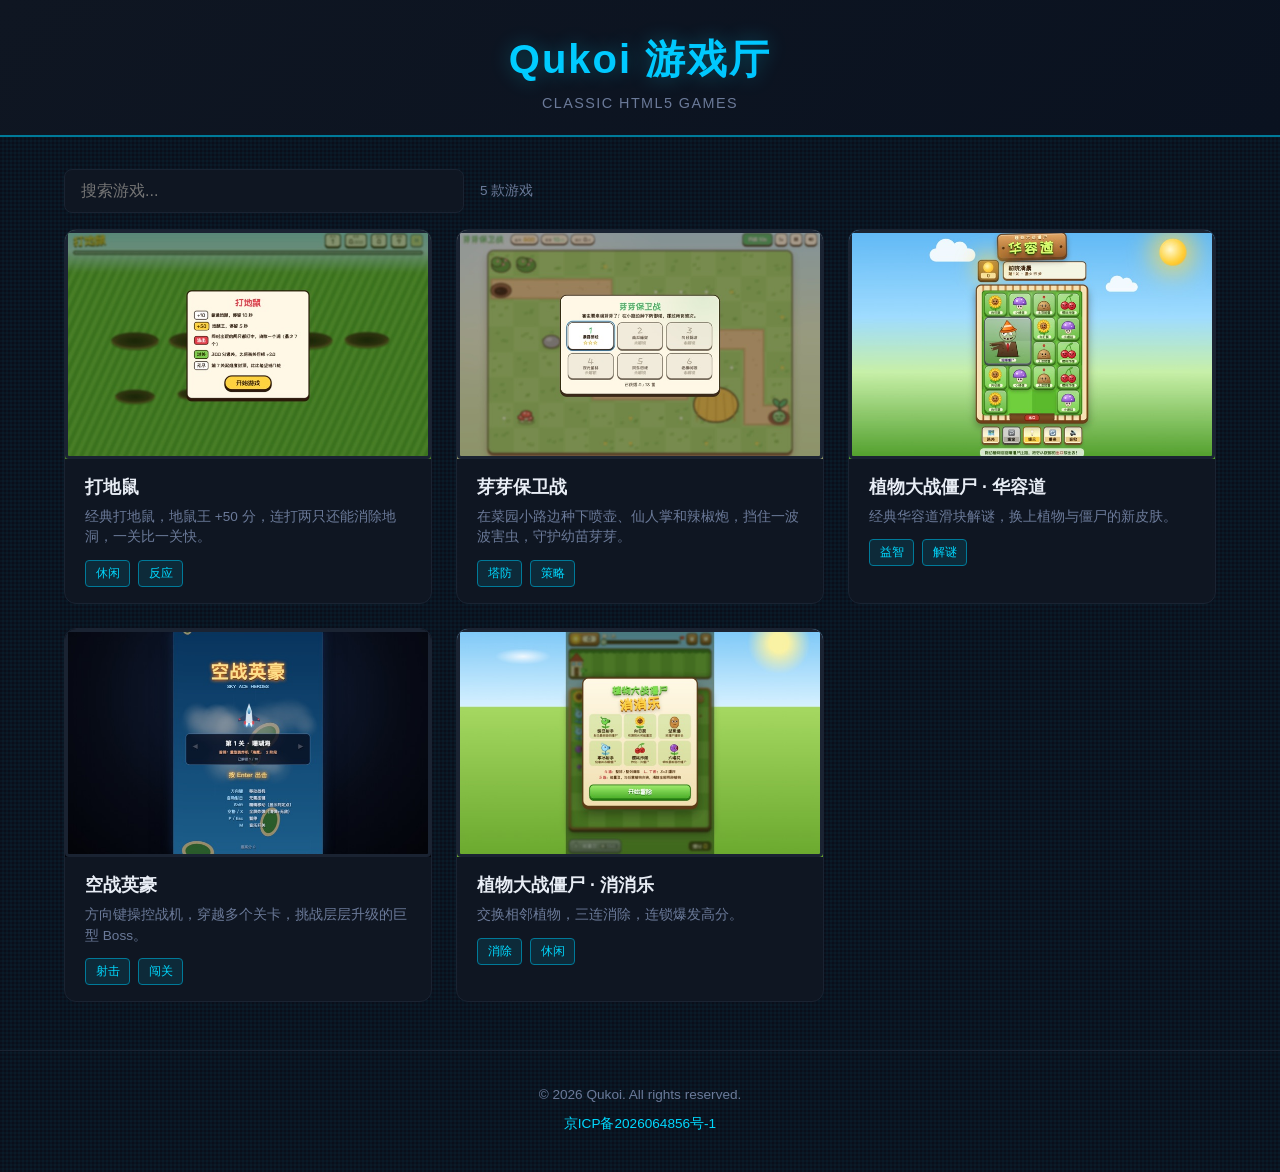
<file: index.html>
<!DOCTYPE html>
<html lang="zh-CN">
<head>
  <meta charset="UTF-8">
  <meta name="viewport" content="width=device-width, initial-scale=1.0, viewport-fit=cover">
  <meta name="description" content="Qukoi 游戏厅 - 经典 HTML5 小游戏合集">
  <link rel="canonical" href="https://game.qukoi.com/">
  <meta property="og:title" content="Qukoi 游戏厅">
  <meta property="og:description" content="经典 HTML5 小游戏合集">
  <meta property="og:url" content="https://game.qukoi.com/">
  <meta name="theme-color" content="#0a0e1a">
  <title>Qukoi 游戏厅</title>
  <link rel="icon" href="data:image/svg+xml,<svg xmlns='http://www.w3.org/2000/svg' viewBox='0 0 100 100'><text y='0.9em' font-size='90'>🎮</text></svg>">
  <style>
    :root {
      --bg: #0a0e1a;
      --fg: #e8edf5;
      --muted: #6b7a99;
      --border: #1a2332;
      --accent: #00d9ff;
      --accent-dim: #007a99;
      --card-bg: #0f1622;
      --card-hover: #151d2e;
    }
    * { margin: 0; padding: 0; box-sizing: border-box; }
    body {
      font-family: -apple-system, BlinkMacSystemFont, 'Segoe UI', Roboto, sans-serif;
      background: var(--bg);
      color: var(--fg);
      min-height: 100vh;
      min-height: 100dvh;
      -webkit-text-size-adjust: 100%;
      -webkit-tap-highlight-color: transparent;
      display: flex;
      flex-direction: column;
      background-image:
        repeating-linear-gradient(0deg, transparent, transparent 2px, rgba(0,217,255,0.03) 2px, rgba(0,217,255,0.03) 4px),
        repeating-linear-gradient(90deg, transparent, transparent 2px, rgba(0,217,255,0.03) 2px, rgba(0,217,255,0.03) 4px);
    }
    .masthead {
      background: linear-gradient(135deg, var(--card-bg) 0%, #0a1220 100%);
      border-bottom: 2px solid var(--accent-dim);
      padding: calc(2rem + env(safe-area-inset-top)) 1.5rem 1.5rem;
      text-align: center;
    }
    .logo {
      font-size: clamp(1.75rem, 1.2rem + 3vw, 2.5rem);
      font-weight: 700;
      letter-spacing: 0.05em;
      background: linear-gradient(135deg, var(--accent) 0%, #00b8ff 100%);
      -webkit-background-clip: text;
      -webkit-text-fill-color: transparent;
      background-clip: text;
      text-shadow: 0 0 20px rgba(0,217,255,0.3);
    }
    .tagline {
      margin-top: 0.5rem;
      font-size: 0.9rem;
      color: var(--muted);
      letter-spacing: 0.1em;
      text-transform: uppercase;
    }
    .toolbar {
      width: 100%;
      max-width: 1200px;
      margin: 2rem auto 1rem;
      padding: 0 1.5rem;
      display: flex;
      align-items: center;
      gap: 1rem;
    }
    .search {
      flex: 1;
      max-width: 400px;
      padding: 0.75rem 1rem;
      background: var(--card-bg);
      border: 1px solid var(--border);
      border-radius: 8px;
      color: var(--fg);
      font-size: 16px; /* <16px makes iOS Safari zoom on focus */
      min-width: 0;
      transition: border-color 0.2s, box-shadow 0.2s;
    }
    .search:focus {
      outline: none;
      border-color: var(--accent);
      box-shadow: 0 0 0 3px rgba(0,217,255,0.1);
    }
    .count {
      font-size: 0.85rem;
      color: var(--muted);
      white-space: nowrap;
    }
    .grid {
      width: 100%;
      max-width: 1200px;
      margin: 0 auto;
      padding: 0 1.5rem 3rem;
      display: grid;
      grid-template-columns: repeat(auto-fill, minmax(min(300px, 100%), 1fr));
      gap: 1.5rem;
    }
    .card {
      background: var(--card-bg);
      border: 1px solid var(--border);
      border-radius: 12px;
      overflow: hidden;
      transition: transform 0.3s cubic-bezier(0.4, 0, 0.2, 1), border-color 0.3s, box-shadow 0.3s, background 0.3s;
      display: block;
      text-decoration: none;
      color: inherit;
    }
    .card:focus-visible {
      outline: 2px solid var(--accent);
      outline-offset: 3px;
    }
    .card:active {
      transform: scale(0.98);
      border-color: var(--accent-dim);
      background: var(--card-hover);
    }
    @media (hover: hover) {
      .card:hover {
        transform: translateY(-4px);
        border-color: var(--accent-dim);
        box-shadow: 0 8px 24px rgba(0,217,255,0.15);
        background: var(--card-hover);
      }
    }
    .screen {
      position: relative;
      width: 100%;
      aspect-ratio: 16 / 10;
      background: #000;
      overflow: hidden;
    }
    .screen::before {
      content: '';
      position: absolute;
      inset: 0;
      border: 3px solid var(--border);
      border-radius: 4px;
      pointer-events: none;
      z-index: 2;
    }
    .card:is(:hover, :focus-visible) .screen::after {
      content: '';
      position: absolute;
      inset: 0;
      background: repeating-linear-gradient(
        0deg,
        rgba(0,0,0,0.1) 0px,
        transparent 2px,
        transparent 4px,
        rgba(0,0,0,0.1) 6px
      );
      pointer-events: none;
      z-index: 3;
      animation: scanline 8s linear infinite;
    }
    @keyframes scanline {
      0% { transform: translateY(0); }
      100% { transform: translateY(100%); }
    }
    .screen img {
      width: 100%;
      height: 100%;
      object-fit: cover;
      display: block;
    }
    .placeholder {
      width: 100%;
      height: 100%;
      display: flex;
      align-items: center;
      justify-content: center;
      font-size: 4rem;
      font-weight: 700;
      color: rgba(255,255,255,0.2);
    }
    .info {
      padding: 1rem 1.25rem;
    }
    .title {
      font-size: 1.1rem;
      font-weight: 600;
      margin-bottom: 0.5rem;
      color: var(--fg);
    }
    .desc {
      font-size: 0.85rem;
      color: var(--muted);
      line-height: 1.5;
      margin-bottom: 0.75rem;
    }
    .tags {
      display: flex;
      gap: 0.5rem;
      flex-wrap: wrap;
    }
    .tag {
      font-size: 0.75rem;
      padding: 0.25rem 0.6rem;
      background: rgba(0,217,255,0.1);
      color: var(--accent);
      border: 1px solid var(--accent-dim);
      border-radius: 4px;
    }
    .error {
      max-width: 600px;
      margin: 4rem auto;
      padding: 2rem;
      text-align: center;
      color: var(--muted);
    }
    footer {
      margin-top: auto;
      padding: 2rem 1.5rem calc(2rem + env(safe-area-inset-bottom));
      line-height: 1.8;
      text-align: center;
      font-size: 0.85rem;
      color: var(--muted);
      border-top: 1px solid var(--border);
    }
    footer a {
      color: var(--accent);
      text-decoration: none;
    }
    footer a:hover {
      text-decoration: underline;
    }
    footer a {
      display: inline-block;
      padding: 0.25rem 0;
    }
    @media (max-width: 600px) {
      .masthead { padding: calc(1.25rem + env(safe-area-inset-top)) 1rem 1rem; }
      .tagline { font-size: 0.75rem; }
      .toolbar { margin: 1.25rem auto 0.75rem; padding: 0 1rem; gap: 0.75rem; }
      .search { max-width: none; }
      .grid { padding: 0 1rem 2rem; gap: 1rem; }
      .info { padding: 0.875rem 1rem; }
      .title { font-size: 1rem; }
      footer { padding: 1.5rem 1rem calc(1.5rem + env(safe-area-inset-bottom)); font-size: 0.8rem; }
    }
    @media (prefers-reduced-motion: reduce) {
      .card, .card:hover, .card:active { transition: none; transform: none; }
      .card .screen::after { animation: none; }
    }
  </style>
</head>
<body>
  <header class="masthead">
    <h1 class="logo">Qukoi 游戏厅</h1>
    <p class="tagline">Classic HTML5 Games</p>
  </header>
  <div class="toolbar">
    <input type="search" class="search" placeholder="搜索游戏..." aria-label="搜索">
    <span class="count"></span>
  </div>
  <main class="grid" role="list"></main>
  <footer>
    <p>&copy; <span id="year"></span> Qukoi. All rights reserved.</p>
    <p><a href="https://beian.miit.gov.cn/" target="_blank" rel="noopener">京ICP备2026064856号-1</a></p>
  </footer>
  <script src="portal.js"></script>
</body>
</html>
</file>
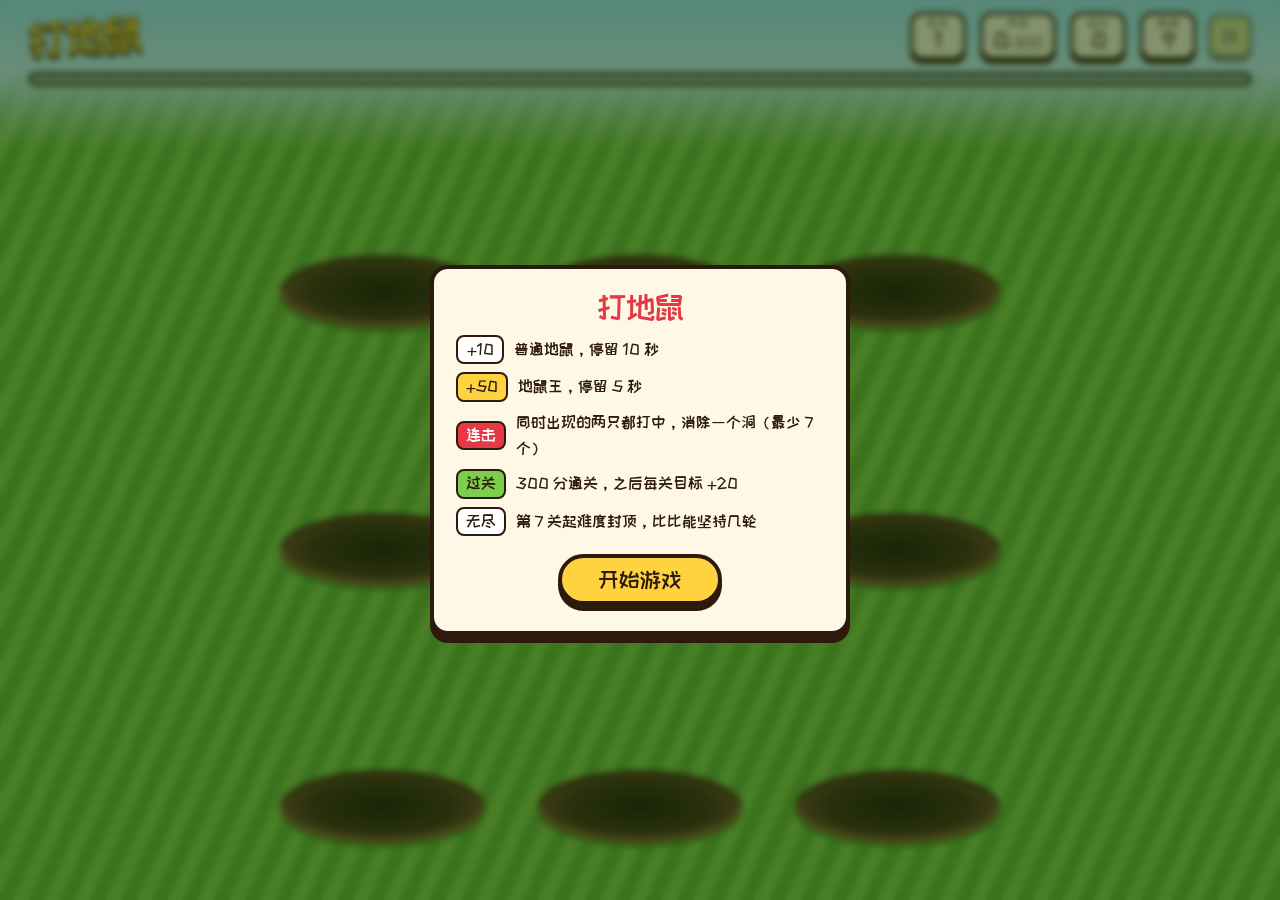
<file: games/dadishu/index.html>
<!doctype html>
<html lang="zh-CN">
<head>
  <meta charset="utf-8">
  <meta name="viewport" content="width=device-width, initial-scale=1, viewport-fit=cover, user-scalable=no">
  <meta name="description" content="经典打地鼠，地鼠王 +50 分，连打两只还能消除地洞，一关比一关快。">
  <title>打地鼠</title>
  <link rel="icon" href="data:image/svg+xml,<svg xmlns='http://www.w3.org/2000/svg' viewBox='0 0 100 100'><text y='.9em' font-size='90'>🔨</text></svg>">
  <link rel="preconnect" href="https://fonts.googleapis.com">
  <link rel="preconnect" href="https://fonts.gstatic.com" crossorigin>
  <link href="https://fonts.googleapis.com/css2?family=ZCOOL+KuaiLe&display=swap" rel="stylesheet">
  <link rel="stylesheet" href="style.css">
</head>
<body>
  <header class="top">
    <h1 class="logo">打地鼠</h1>
    <dl class="stats">
      <div><dt>关卡</dt><dd id="level">1</dd></div>
      <div><dt>本关</dt><dd><span id="score">0</span><small>/<span id="target">300</span></small></dd></div>
      <div><dt>总分</dt><dd id="total">0</dd></div>
      <div><dt>地洞</dt><dd id="holes">9</dd></div>
    </dl>
    <button id="pause" class="icon-btn" type="button" aria-label="暂停" disabled>
      <svg viewBox="0 0 24 24" aria-hidden="true"><rect x="6" y="5" width="4" height="14" rx="1"/><rect x="14" y="5" width="4" height="14" rx="1"/></svg>
    </button>
  </header>

  <div class="progress" role="progressbar" aria-label="本关进度" aria-valuemin="0" aria-valuemax="100" aria-valuenow="0">
    <div id="bar" class="progress-fill"></div>
  </div>

  <main class="field">
    <div id="board" class="board" aria-label="草地"></div>
    <div id="toast" class="toast" aria-live="polite"></div>
  </main>

  <section id="overlay" class="overlay" role="dialog" aria-modal="true" aria-labelledby="ov-title">
    <div class="card">
      <h2 id="ov-title">打地鼠</h2>
      <div id="ov-body" class="ov-body">
        <ul class="rules">
          <li><span class="chip">+10</span>普通地鼠，停留 10 秒</li>
          <li><span class="chip gold">+50</span>地鼠王，停留 5 秒</li>
          <li><span class="chip red">连击</span>同时出现的两只都打中，消除一个洞（最少 7 个）</li>
          <li><span class="chip green">过关</span>300 分通关，之后每关目标 +20</li>
          <li><span class="chip">无尽</span>第 7 关起难度封顶，比比能坚持几轮</li>
        </ul>
      </div>
      <button id="ov-btn" class="btn" type="button">开始游戏</button>
    </div>
  </section>

  <template id="hole-tpl">
    <button class="hole" type="button" aria-label="地洞">
      <span class="pit"></span>
      <span class="mole-wrap">
        <svg class="mole" viewBox="0 0 100 100" aria-hidden="true">
          <g class="crown">
            <path d="M28 22 L34 4 L44 16 L50 0 L56 16 L66 4 L72 22 Z" fill="#ffd23f" stroke="#b8860b" stroke-width="2.5" stroke-linejoin="round"/>
            <circle cx="50" cy="12" r="3.5" fill="#e63946"/>
          </g>
          <ellipse class="body" cx="50" cy="66" rx="34" ry="40"/>
          <ellipse class="belly" cx="50" cy="80" rx="20" ry="22"/>
          <ellipse cx="22" cy="34" rx="7" ry="8" class="ear"/>
          <ellipse cx="78" cy="34" rx="7" ry="8" class="ear"/>
          <circle cx="38" cy="50" r="6" fill="#1d1d1d"/>
          <circle cx="62" cy="50" r="6" fill="#1d1d1d"/>
          <circle cx="40" cy="48" r="2" fill="#fff"/>
          <circle cx="64" cy="48" r="2" fill="#fff"/>
          <path class="dizzy" d="M32 44 l12 12 M44 44 l-12 12 M56 44 l12 12 M68 44 l-12 12" stroke="#1d1d1d" stroke-width="4" stroke-linecap="round"/>
          <ellipse cx="50" cy="62" rx="8" ry="6" fill="#ff8fa3"/>
          <path d="M44 70 h12 v8 h-12 z" fill="#fff" stroke="#c9c9c9" stroke-width="1"/>
          <path d="M50 70 v8" stroke="#c9c9c9" stroke-width="1"/>
          <path d="M20 64 h14 M20 70 h14 M66 64 h14 M66 70 h14" stroke="#3b2414" stroke-width="1.6" stroke-linecap="round"/>
        </svg>
      </span>
      <span class="dirt"></span>
      <span class="timer"><span class="timer-fill"></span></span>
    </button>
  </template>

  <script src="game.js"></script>
  <script src="audio.js"></script>
  <script src="ui.js"></script>
</body>
</html>
</file>
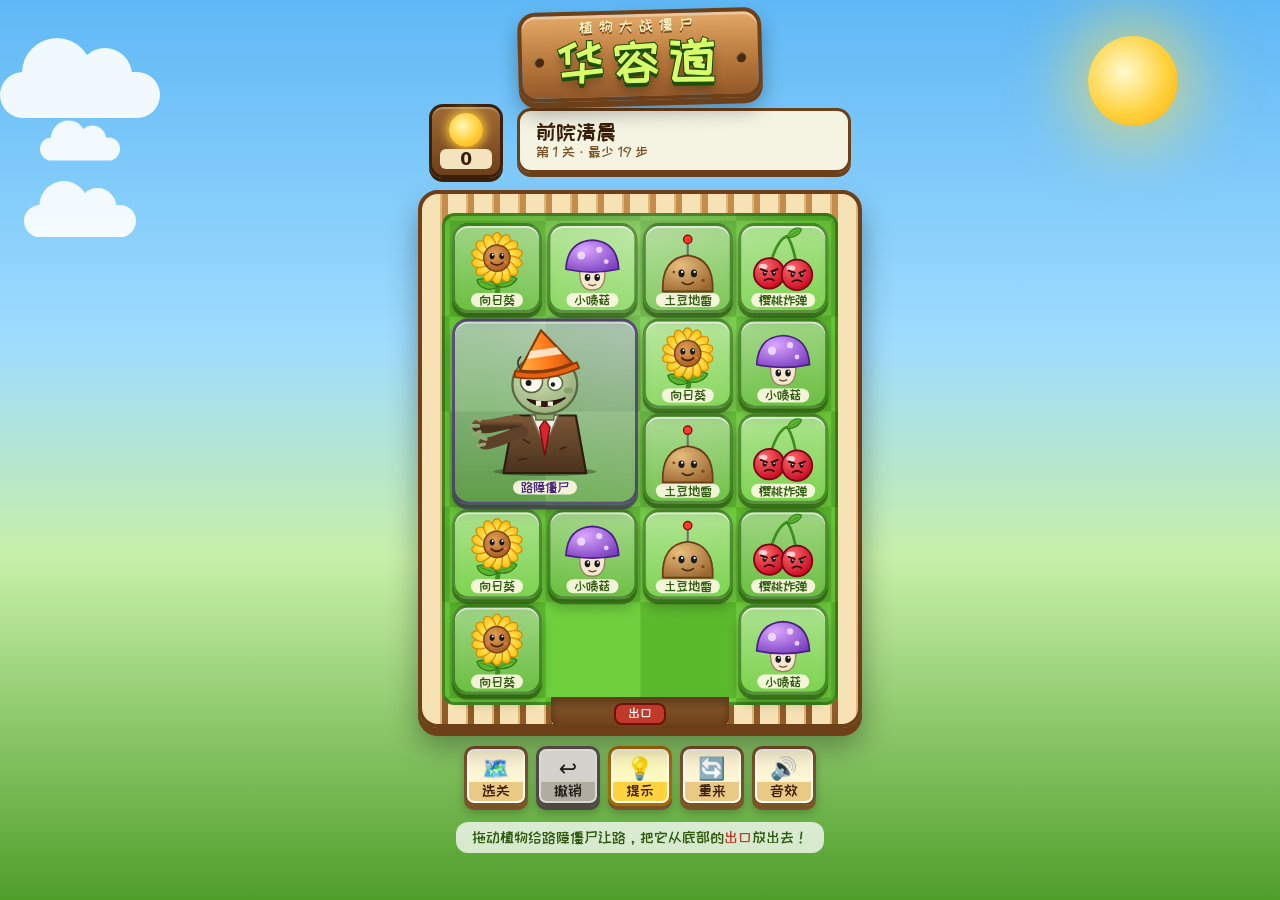
<file: games/huarongdao/index.html>
<!doctype html>
<html lang="zh-CN">
<head>
  <meta charset="utf-8">
  <meta name="viewport" content="width=device-width, initial-scale=1, viewport-fit=cover">
  <title>植物大战僵尸 · 华容道</title>
  <link rel="icon" href="data:image/svg+xml,<svg xmlns='http://www.w3.org/2000/svg' viewBox='0 0 100 100'><text y='.9em' font-size='90'>🌻</text></svg>">
  <link rel="preconnect" href="https://fonts.googleapis.com">
  <link rel="preconnect" href="https://fonts.gstatic.com" crossorigin>
  <link href="https://fonts.googleapis.com/css2?family=ZCOOL+KuaiLe&display=swap" rel="stylesheet">
  <link rel="stylesheet" href="base.css">
  <link rel="stylesheet" href="board.css">
  <link rel="stylesheet" href="ui.css">
</head>
<body>
  <div class="sky" aria-hidden="true">
    <div class="cloud c1"></div><div class="cloud c2"></div><div class="cloud c3"></div>
    <div class="sun-orb"></div>
  </div>

  <header class="sign">
    <span class="sign-small">植物大战僵尸</span>
    <h1>华容道</h1>
  </header>

  <main class="stage">
    <section class="hud" aria-label="游戏状态">
      <div class="sun-counter" title="已走步数">
        <span class="sun-icon" aria-hidden="true"></span>
        <span id="moves">0</span>
      </div>
      <div class="level-info">
        <strong id="level-name">前院清晨</strong>
        <small id="level-sub">第 1 关 · 最少 19 步</small>
      </div>
    </section>

    <div class="yard">
      <div class="board" id="board" role="application" aria-label="华容道棋盘">
        <div class="exit" aria-hidden="true"><span>出口</span></div>
      </div>
    </div>

    <nav class="toolbar" aria-label="操作">
      <button class="packet" id="btn-levels"><span class="ico">🗺️</span>选关</button>
      <button class="packet" id="btn-undo"><span class="ico">↩️</span>撤销</button>
      <button class="packet packet-gold" id="btn-hint"><span class="ico">💡</span>提示</button>
      <button class="packet" id="btn-reset"><span class="ico">🔄</span>重来</button>
      <button class="packet" id="btn-sound"><span class="ico" id="sound-ico">🔊</span>音效</button>
    </nav>
    <p class="tip">拖动植物给路障僵尸让路，把它从底部的<b>出口</b>放出去！</p>
  </main>

  <dialog id="dlg-levels" class="panel">
    <h2>选择关卡</h2>
    <div class="level-grid" id="level-grid"></div>
    <button class="btn-wood" data-close>关闭</button>
  </dialog>

  <dialog id="dlg-win" class="panel">
    <div class="trophy" aria-hidden="true">🏆</div>
    <h2>僵尸逃出生天！</h2>
    <div class="stars" id="win-stars"></div>
    <p id="win-text"></p>
    <div class="panel-actions">
      <button class="btn-wood" id="btn-replay">再玩一次</button>
      <button class="btn-wood btn-green" id="btn-next">下一关</button>
    </div>
  </dialog>

  <div class="fx-layer" id="fx" aria-hidden="true"></div>

  <script src="solver.js"></script>
  <script src="levels.js"></script>
  <script src="art-small.js"></script>
  <script src="art-big.js"></script>
  <script src="art-zombie.js"></script>
  <script src="audio.js"></script>
  <script src="game.js"></script>
  <script src="input.js"></script>
  <script src="controls.js"></script>
</body>
</html>
</file>
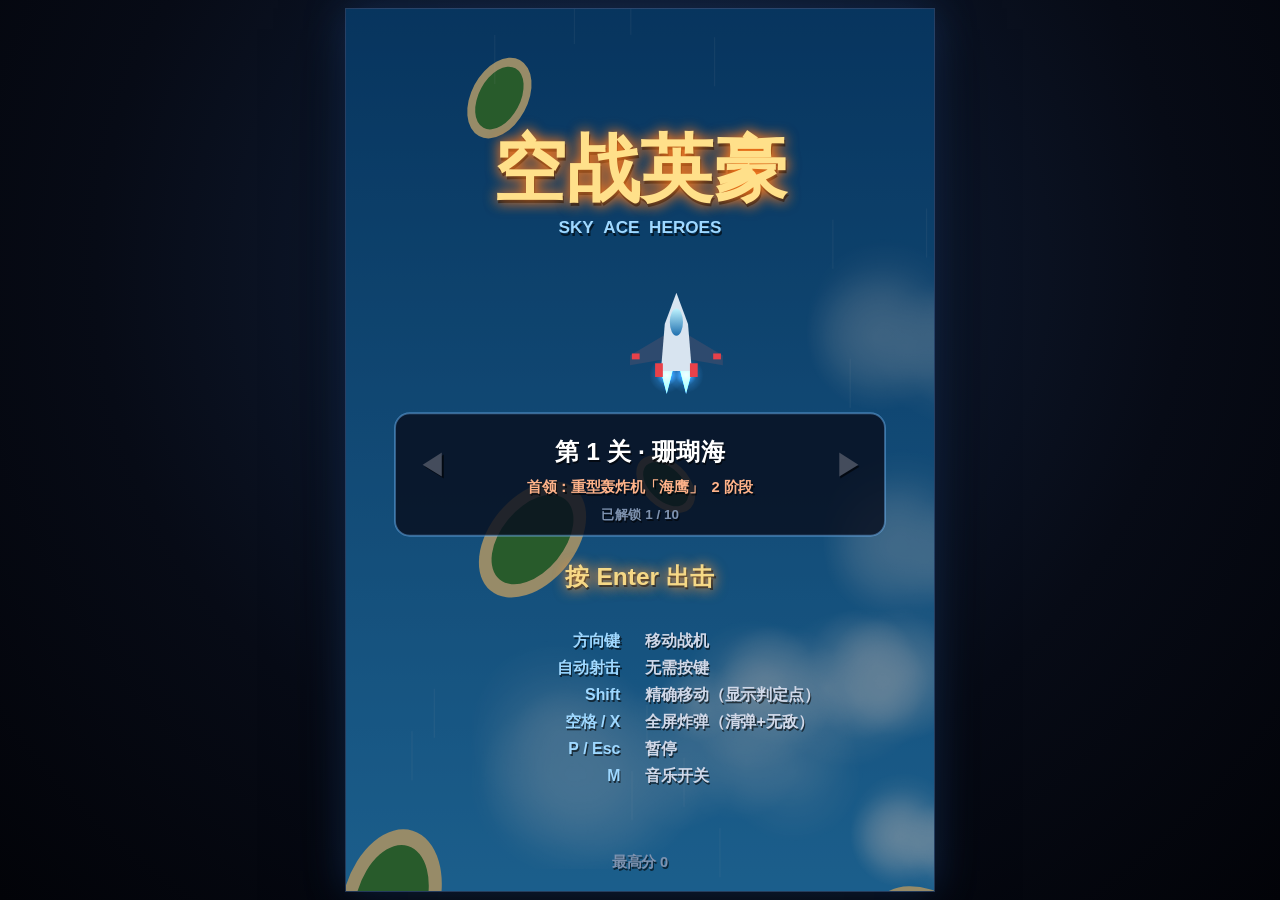
<file: games/kongzhanyinghao/index.html>
<!DOCTYPE html>
<html lang="zh-CN">
<head>
  <meta charset="UTF-8">
  <meta name="viewport" content="width=device-width, initial-scale=1.0">
  <title>空战英豪</title>
  <link rel="stylesheet" href="css/style.css">
</head>
<body>
  <main id="stage">
    <canvas id="game" aria-label="空战英豪游戏画面"></canvas>
  </main>
  <script src="js/core.js"></script>
  <script src="js/input.js"></script>
  <script src="js/audio.js"></script>
  <script src="js/particles.js"></script>
  <script src="js/background.js"></script>
  <script src="js/bullets.js"></script>
  <script src="js/lasers.js"></script>
  <script src="js/patterns.js"></script>
  <script src="js/weapons.js"></script>
  <script src="js/player-art.js"></script>
  <script src="js/player.js"></script>
  <script src="js/enemy-art.js"></script>
  <script src="js/enemies.js"></script>
  <script src="js/powerups.js"></script>
  <script src="js/boss-attacks.js"></script>
  <script src="js/bosses-data.js"></script>
  <script src="js/boss-art.js"></script>
  <script src="js/boss.js"></script>
  <script src="js/levels.js"></script>
  <script src="js/hud.js"></script>
  <script src="js/screens.js"></script>
  <script src="js/collide.js"></script>
  <script src="js/game.js"></script>
</body>
</html>
</file>
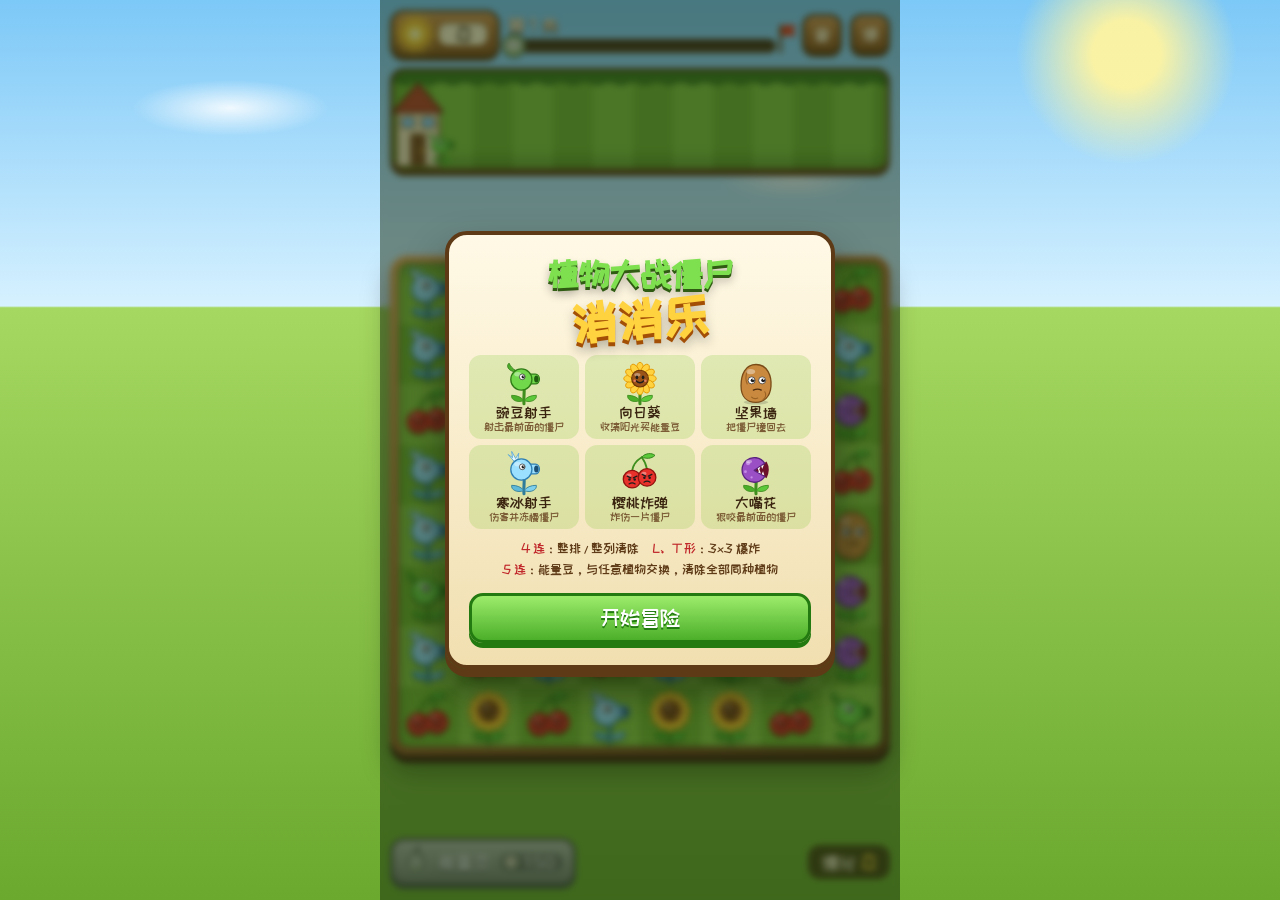
<file: games/xiaoxiaole/index.html>
<!DOCTYPE html>
<html lang="zh-CN">
<head>
<meta charset="UTF-8">
<meta name="viewport" content="width=device-width, initial-scale=1, maximum-scale=1, user-scalable=no">
<title>植物大战僵尸 · 消消乐</title>
<link rel="preconnect" href="https://fonts.googleapis.com">
<link rel="preconnect" href="https://fonts.gstatic.com" crossorigin>
<link href="https://fonts.googleapis.com/css2?family=ZCOOL+KuaiLe&display=swap" rel="stylesheet">
<link rel="stylesheet" href="css/base.css">
<link rel="stylesheet" href="css/board.css">
<link rel="stylesheet" href="css/lane.css">
<link rel="stylesheet" href="css/ui.css">
<link rel="stylesheet" href="css/fx.css">
</head>
<body>
<main class="app" id="app">
  <header class="hud">
    <div class="sun-bank" id="sunBank">
      <span class="sun-icon" aria-hidden="true"></span>
      <span class="sun-count" id="sunCount">0</span>
    </div>
    <div class="level-info">
      <div class="level-title" id="levelTitle">第 1 关</div>
      <div class="progress" role="progressbar" aria-label="关卡进度">
        <div class="progress-fill" id="progressFill"></div>
        <span class="progress-flag" aria-hidden="true"></span>
        <span class="progress-head" aria-hidden="true"></span>
      </div>
    </div>
    <button class="icon-btn" id="btnSound" aria-label="切换音效">音</button>
    <button class="icon-btn" id="btnPause" aria-label="暂停">停</button>
  </header>

  <section class="lane" id="lane" aria-label="僵尸进攻路线">
    <div class="house"><div class="defenders" id="defenders"></div></div>
    <div class="track" id="track"></div>
    <div class="mower" id="mower"></div>
  </section>

  <section class="board-wrap">
    <div class="board"><div class="grid" id="grid"></div></div>
  </section>

  <footer class="toolbar">
    <button class="food-btn" id="btnFood" aria-label="购买能量豆">
      <span class="ico" id="foodIco"></span>能量豆<span class="cost" id="foodCost">150</span>
    </button>
    <div class="score">得分 <b id="scoreVal">0</b></div>
  </footer>

  <div class="banner" id="banner"></div>

  <div class="overlay" id="menu">
    <div class="card card-menu">
      <h1 class="title"><span>植物大战僵尸</span><small>消消乐</small></h1>
      <ul class="legend" id="legend"></ul>
      <p class="tips">
        <b>4 连</b>：整排 / 整列清除　<b>L、T 形</b>：3×3 爆炸<br>
        <b>5 连</b>：能量豆，与任意植物交换，清除全部同种植物
      </p>
      <button class="btn btn-go" id="btnStart">开始冒险</button>
      <button class="btn-link" id="btnReset" hidden>从第 1 关重新开始</button>
    </div>
  </div>

  <div class="overlay hidden" id="result">
    <div class="card">
      <div class="result-art" id="resultArt"></div>
      <h2 class="result-title" id="resultTitle"></h2>
      <p class="result-text" id="resultText"></p>
      <button class="btn btn-go" id="btnPrimary"></button>
      <button class="btn btn-alt" id="btnMenu">返回菜单</button>
    </div>
  </div>

  <div class="overlay hidden" id="pause">
    <div class="card">
      <h2 class="result-title">暂停中</h2>
      <button class="btn btn-go" id="btnResume">继续游戏</button>
      <button class="btn btn-alt" id="btnRestart">重新开始本关</button>
      <button class="btn btn-alt" id="btnMenu2">返回菜单</button>
    </div>
  </div>
</main>

<script src="js/config.js"></script>
<script src="js/art-plants.js"></script>
<script src="js/art-zombies.js"></script>
<script src="js/audio.js"></script>
<script src="js/grid.js"></script>
<script src="js/plan.js"></script>
<script src="js/board.js"></script>
<script src="js/lane.js"></script>
<script src="js/lane-fx.js"></script>
<script src="js/effects.js"></script>
<script src="js/resolve.js"></script>
<script src="js/ui.js"></script>
<script src="js/input.js"></script>
<script src="js/game.js"></script>
</body>
</html>
</file>
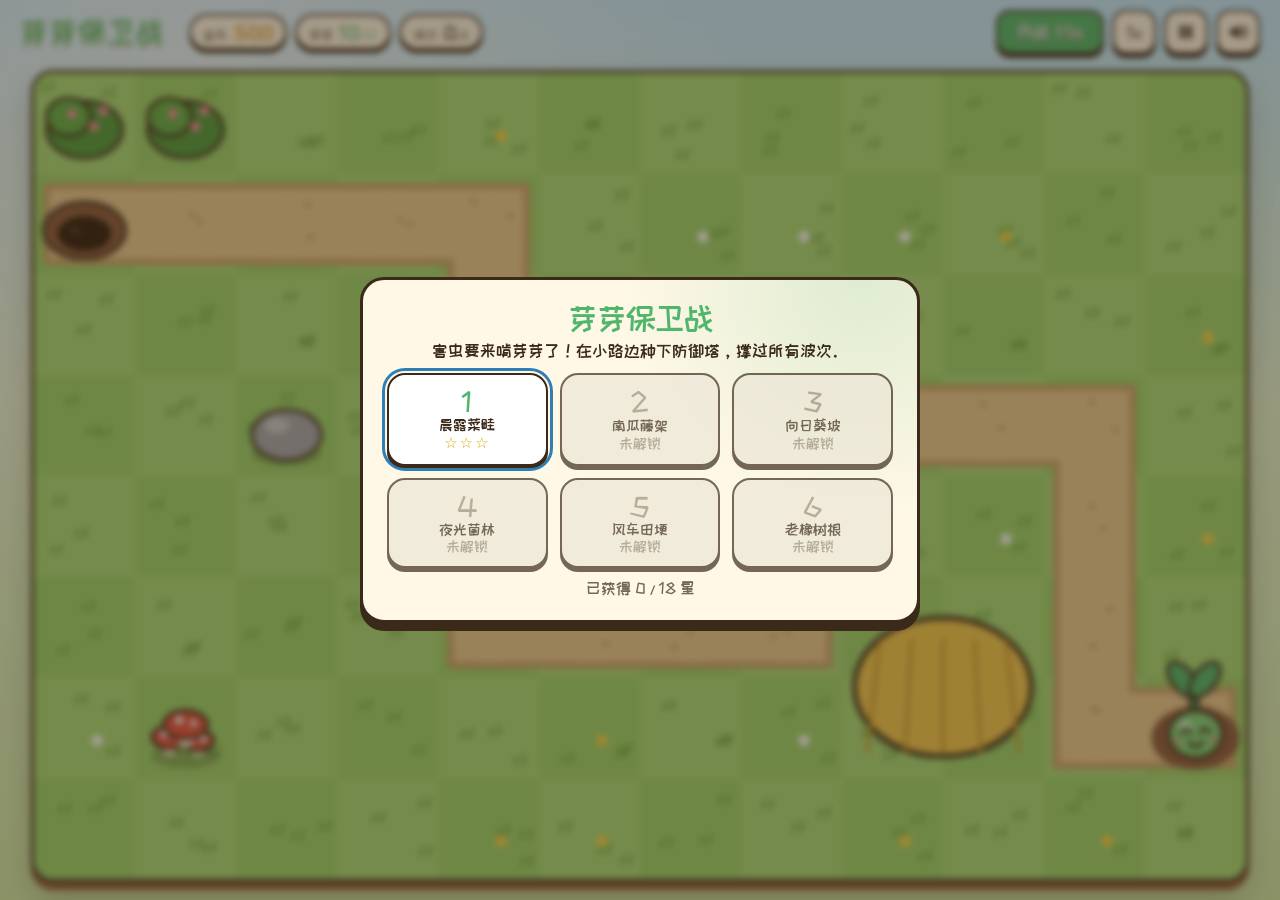
<file: games/yayabaoweizhan/index.html>
<!doctype html>
<html lang="zh-CN">
<head>
  <meta charset="utf-8">
  <meta name="viewport" content="width=device-width, initial-scale=1, viewport-fit=cover, user-scalable=no">
  <meta name="description" content="在菜园小路边种下喷壶、仙人掌和辣椒炮，挡住一波波害虫，守护幼苗芽芽。">
  <title>芽芽保卫战</title>
  <link rel="icon" href="data:image/svg+xml,<svg xmlns='http://www.w3.org/2000/svg' viewBox='0 0 100 100'><text y='.9em' font-size='90'>🌱</text></svg>">
  <link rel="preconnect" href="https://fonts.googleapis.com">
  <link rel="preconnect" href="https://fonts.gstatic.com" crossorigin>
  <link href="https://fonts.googleapis.com/css2?family=ZCOOL+KuaiLe&display=swap" rel="stylesheet">
  <link rel="stylesheet" href="style.css">
</head>
<body>
  <header class="hud">
    <h1 class="logo">芽芽保卫战</h1>
    <dl class="stats">
      <div class="stat stat-gold"><dt>金币</dt><dd id="gold">0</dd></div>
      <div class="stat stat-hp"><dt>芽芽</dt><dd><span id="hp">10</span><small>/10</small></dd></div>
      <div class="stat"><dt>波次</dt><dd><span id="wave">0</span><small>/<span id="waves">0</span></small></dd></div>
    </dl>
    <div class="controls">
      <button id="start" class="btn btn-go" type="button">开战 <span id="countdown"></span></button>
      <button id="speed" class="icon-btn" type="button" aria-label="切换倍速" aria-pressed="false">1×</button>
      <button id="pause" class="icon-btn" type="button" aria-label="暂停">
        <svg viewBox="0 0 24 24" aria-hidden="true"><rect x="6" y="5" width="4" height="14" rx="1"/><rect x="14" y="5" width="4" height="14" rx="1"/></svg>
      </button>
      <button id="mute" class="icon-btn" type="button" aria-label="静音" aria-pressed="false">
        <svg viewBox="0 0 24 24" aria-hidden="true"><path d="M4 9h4l5-4v14l-5-4H4z"/><path class="wave" d="M16 8.5a5 5 0 0 1 0 7M18.5 6a8.5 8.5 0 0 1 0 12" fill="none" stroke-width="2" stroke-linecap="round"/></svg>
      </button>
    </div>
  </header>

  <main class="field">
    <div id="stage" class="stage">
      <canvas id="board" aria-label="菜园战场。点击空地建塔，点击防御塔升级或出售，点击虫子或障碍物集火。"></canvas>
      <div id="menu" class="menu" hidden></div>
      <div id="toast" class="toast" aria-live="polite"></div>
    </div>
    <p class="rotate-hint">横屏体验更佳</p>
  </main>

  <section id="overlay" class="overlay" role="dialog" aria-modal="true" aria-labelledby="ov-title">
    <div class="card">
      <h2 id="ov-title">芽芽保卫战</h2>
      <div id="ov-body" class="ov-body"></div>
      <div id="ov-actions" class="ov-actions"></div>
    </div>
  </section>

  <script src="data.js"></script>
  <script src="map.js"></script>
  <script src="engine.js"></script>
  <script src="save.js"></script>
  <script src="art.js"></script>
  <script src="scene.js"></script>
  <script src="render.js"></script>
  <script src="audio.js"></script>
  <script src="menu.js"></script>
  <script src="ui.js"></script>
</body>
</html>
</file>
<file: games/dadishu/style.css>
:root {
  --sky: #9be3ff;
  --grass-1: #7ccf4a;
  --grass-2: #5fb336;
  --grass-dark: #3d7d1f;
  --soil: #6b4226;
  --soil-dark: #3a2213;
  --fur: #9a6a43;
  --fur-dark: #6e4527;
  --belly: #e8c9a4;
  --gold: #ffd23f;
  --ink: #2d1a0c;
  --cream: #fff8e7;
  --red: #e63946;
  --radius: 18px;
  --font: 'ZCOOL KuaiLe', 'PingFang SC', 'Microsoft YaHei', system-ui, sans-serif;
  --pop: cubic-bezier(.2, 1.4, .4, 1);
  --hammer: url("data:image/svg+xml,%3Csvg xmlns='http://www.w3.org/2000/svg' width='48' height='48' viewBox='0 0 48 48'%3E%3Crect x='20' y='16' width='7' height='30' rx='3' fill='%23b07a45' stroke='%233a2213' stroke-width='2' transform='rotate(-35 24 30)'/%3E%3Crect x='4' y='4' width='30' height='16' rx='4' fill='%23e63946' stroke='%233a2213' stroke-width='2' transform='rotate(-35 19 12)'/%3E%3C/svg%3E") 8 8, pointer;
}

* { box-sizing: border-box; }

html, body { height: 100%; margin: 0; }

body {
  font-family: var(--font);
  color: var(--ink);
  background:
    linear-gradient(var(--sky) 0, #c4f0ff 70px, rgba(196, 240, 255, 0) 150px),
    repeating-linear-gradient(115deg, var(--grass-1) 0 14px, var(--grass-2) 14px 28px);
  display: flex;
  flex-direction: column;
  padding: env(safe-area-inset-top) env(safe-area-inset-right) env(safe-area-inset-bottom) env(safe-area-inset-left);
  overflow: hidden;
  user-select: none;
  -webkit-user-select: none;
  -webkit-tap-highlight-color: transparent;
  touch-action: manipulation;
}

.top {
  display: flex;
  align-items: center;
  gap: 12px;
  padding: 12px clamp(12px, 3vw, 28px) 8px;
}

.logo {
  margin: 0;
  font-size: clamp(1.6rem, 1rem + 2.4vw, 2.6rem);
  font-weight: 400;
  color: var(--gold);
  -webkit-text-stroke: 2px var(--ink);
  paint-order: stroke fill;
  text-shadow: 0 4px 0 var(--ink);
  transform: rotate(-4deg);
  white-space: nowrap;
}

.stats {
  display: flex;
  gap: clamp(6px, 1.5vw, 14px);
  margin: 0 0 0 auto;
}

.stats div {
  background: var(--cream);
  border: 3px solid var(--ink);
  border-radius: 12px;
  padding: 2px 10px 4px;
  box-shadow: 0 4px 0 var(--ink);
  text-align: center;
  min-width: 56px;
}

.stats dt { font-size: .72rem; opacity: .7; }
.stats dd { margin: 0; font-size: clamp(1rem, .8rem + 1vw, 1.4rem); line-height: 1.1; font-variant-numeric: tabular-nums; }
.stats small { font-size: .7em; opacity: .65; }

.icon-btn {
  width: 44px; height: 44px;
  flex: none;
  border: 3px solid var(--ink);
  border-radius: 12px;
  background: var(--gold);
  box-shadow: 0 4px 0 var(--ink);
  cursor: pointer;
  display: grid; place-items: center;
}
.icon-btn svg { width: 22px; height: 22px; fill: var(--ink); }
.icon-btn:active:not(:disabled) { transform: translateY(3px); box-shadow: 0 1px 0 var(--ink); }
.icon-btn:disabled { opacity: .5; cursor: default; }
.icon-btn:focus-visible, .btn:focus-visible, .hole:focus-visible { outline: 4px solid #fff; outline-offset: 3px; }

.progress {
  margin: 4px clamp(12px, 3vw, 28px) 0;
  height: 14px;
  border: 3px solid var(--ink);
  border-radius: 99px;
  background: rgba(0, 0, 0, .25);
  overflow: hidden;
}
.progress-fill {
  height: 100%;
  width: 0;
  background: repeating-linear-gradient(-45deg, var(--gold) 0 10px, #ffb627 10px 20px);
  transition: width .3s var(--pop);
}

.field {
  position: relative;
  flex: 1;
  min-height: 0;
  display: grid;
  place-items: center;
  padding: clamp(10px, 3vw, 28px);
  container-type: size;
}

.board {
  --cols: 3;
  --rows: 3;
  width: min(100cqw, calc(100cqh * var(--cols) / var(--rows)), 980px);
  aspect-ratio: var(--cols) / var(--rows);
  display: grid;
  grid-template-columns: repeat(var(--cols), 1fr);
  gap: clamp(4px, 1.2vw, 14px);
  cursor: var(--hammer);
}

.hole {
  position: relative;
  border: 0;
  padding: 0;
  background: none;
  cursor: inherit;
  aspect-ratio: 1;
  font: inherit;
  transition: transform .35s var(--pop), opacity .35s;
}

.pit, .dirt { position: absolute; left: 8%; right: 8%; border-radius: 50%; }
.pit {
  bottom: 12%;
  height: 30%;
  background: radial-gradient(closest-side, #120a04, var(--soil-dark) 70%, var(--soil));
  box-shadow: inset 0 6px 0 rgba(0, 0, 0, .35);
}
.dirt {
  bottom: 12%;
  height: 30%;
  clip-path: inset(50% -4px -8px -4px);
  border: 5px solid #8a5a34;
  box-shadow: 0 4px 0 var(--grass-dark);
  z-index: 2;
}

.mole-wrap {
  position: absolute;
  left: 16%; right: 16%;
  top: 0;
  bottom: 27%;
  overflow: hidden;
  pointer-events: none;
}
.mole {
  width: 100%; height: 100%;
  transform: translateY(105%);
  transition: transform .18s ease-in;
}
.mole .body { fill: var(--fur); stroke: var(--ink); stroke-width: 3; }
.mole .ear { fill: var(--fur-dark); stroke: var(--ink); stroke-width: 2.5; }
.mole .belly { fill: var(--belly); }
.mole .crown, .mole .dizzy { display: none; }

.hole.up .mole { transform: translateY(8%); transition: transform .28s var(--pop); }
.hole.king .mole .body { fill: #c8954e; }
.hole.king .mole .crown { display: inline; }
.hole.king .mole { filter: drop-shadow(0 0 8px rgba(255, 210, 63, .9)); }
.hole.whacked .mole { transform: translateY(40%) scaleY(.8); transition: transform .12s; }
.hole.whacked .mole .dizzy { display: inline; }
.hole.whacked .mole circle[r="6"], .hole.whacked .mole circle[r="2"] { display: none; }

.timer {
  position: absolute;
  left: 22%; right: 22%;
  bottom: 0;
  height: 7px;
  border-radius: 99px;
  background: rgba(0, 0, 0, .35);
  overflow: hidden;
  opacity: 0;
  z-index: 3;
}
.timer-fill { display: block; height: 100%; background: #fff; transform-origin: left; }
.hole.up .timer { opacity: 1; }
.hole.up .timer-fill { animation: drain var(--stay, 10s) linear forwards; }
.hole.king .timer-fill { background: var(--gold); }
body.paused .timer-fill { animation-play-state: paused; }
@keyframes drain { to { transform: scaleX(0); } }

.hole.gone { transform: scale(0) rotate(-20deg); opacity: 0; pointer-events: none; }
.hole.enter { animation: grow .4s var(--pop) both; }
@keyframes grow { from { transform: scale(0); } }

.float {
  position: absolute;
  left: 50%; top: 10%;
  font-size: clamp(1.2rem, .8rem + 2vw, 2rem);
  color: #fff;
  -webkit-text-stroke: 2px var(--ink);
  paint-order: stroke fill;
  pointer-events: none;
  z-index: 4;
  animation: rise .8s ease-out forwards;
}
.float.gold { color: var(--gold); font-size: clamp(1.6rem, 1rem + 3vw, 2.8rem); }
@keyframes rise {
  from { transform: translate(-50%, 0) scale(.6); opacity: 1; }
  30% { transform: translate(-50%, -20%) scale(1.15); }
  to { transform: translate(-50%, -120%) scale(1); opacity: 0; }
}

.toast {
  position: absolute;
  top: 18%; left: 50%;
  transform: translate(-50%, 0) scale(.6);
  opacity: 0;
  padding: 8px 22px;
  background: var(--red);
  color: #fff;
  border: 3px solid var(--ink);
  border-radius: 99px;
  box-shadow: 0 5px 0 var(--ink);
  font-size: clamp(1.1rem, .9rem + 1.2vw, 1.6rem);
  white-space: nowrap;
  pointer-events: none;
  z-index: 5;
}
.toast.show { animation: toast 1.4s var(--pop) forwards; }
@keyframes toast {
  15%, 80% { transform: translate(-50%, 0) scale(1); opacity: 1; }
  to { transform: translate(-50%, -30px) scale(1); opacity: 0; }
}

.overlay {
  position: fixed;
  inset: 0;
  display: grid;
  place-items: center;
  padding: 20px;
  background: rgba(30, 60, 10, .55);
  backdrop-filter: blur(3px);
  z-index: 10;
}
.overlay[hidden] { display: none; }

.card {
  width: min(420px, 100%);
  background: var(--cream);
  border: 4px solid var(--ink);
  border-radius: var(--radius);
  box-shadow: 0 8px 0 var(--ink);
  padding: 22px 22px 26px;
  text-align: center;
  animation: grow .35s var(--pop);
}
.card h2 { margin: 0 0 12px; font-weight: 400; font-size: 2rem; color: var(--red); }
.ov-body { margin-bottom: 18px; line-height: 1.6; }
.ov-body .big { font-size: 2.6rem; color: var(--ink); line-height: 1.2; }

.rules { list-style: none; margin: 0; padding: 0; text-align: left; display: grid; gap: 8px; }
.rules li { display: flex; align-items: center; gap: 10px; }
.chip {
  flex: none;
  min-width: 48px;
  padding: 0 8px;
  text-align: center;
  border: 2px solid var(--ink);
  border-radius: 8px;
  background: #fff;
}
.chip.gold { background: var(--gold); }
.chip.red { background: var(--red); color: #fff; }
.chip.green { background: var(--grass-1); }

.btn {
  font: inherit;
  font-size: 1.4rem;
  padding: 10px 36px;
  border: 4px solid var(--ink);
  border-radius: 99px;
  background: var(--gold);
  color: var(--ink);
  box-shadow: 0 6px 0 var(--ink);
  cursor: pointer;
}
.btn:hover { background: #ffdf6b; }
.btn:active { transform: translateY(4px); box-shadow: 0 2px 0 var(--ink); }

@media (max-width: 560px) {
  .top { flex-wrap: wrap; }
  .stats { order: 3; width: 100%; margin: 0; justify-content: space-between; }
  .stats div { flex: 1; min-width: 0; padding: 2px 4px 4px; }
  .icon-btn { margin-left: auto; }
}

@media (prefers-reduced-motion: reduce) {
  *, *::before, *::after { animation-duration: .01ms !important; transition-duration: .01ms !important; }
  .hole.up .timer-fill { animation-duration: var(--stay, 10s) !important; }
}
</file>
<file: games/huarongdao/base.css>
:root {
  --cell: min(19vw, 10.6vh, 104px);
  --gap: calc(var(--cell) * 0.05);
  --wood: #b5763a;
  --wood-dark: #6e4019;
  --wood-light: #e3a866;
  --grass-a: #6fcf3c;
  --grass-b: #5bb92c;
  --ink: #3a1f08;
  --gold: #ffd23f;
  --ease-pop: cubic-bezier(0.34, 1.56, 0.64, 1);
  --font: 'ZCOOL KuaiLe', 'PingFang SC', 'Microsoft YaHei', system-ui, sans-serif;
}

* { box-sizing: border-box; }

html, body { margin: 0; min-height: 100%; }

body {
  font-family: var(--font);
  color: var(--ink);
  background: linear-gradient(#5fb8f5 0%, #9fdcff 38%, #c7f0a8 62%, #4f9e2a 100%) fixed;
  min-height: 100dvh;
  display: flex;
  flex-direction: column;
  align-items: center;
  overflow-x: hidden;
  -webkit-tap-highlight-color: transparent;
  user-select: none;
}

.sky { position: fixed; inset: 0; pointer-events: none; z-index: -1; overflow: hidden; }
.sun-orb {
  position: absolute; top: 4vh; right: 8vw; width: 90px; height: 90px; border-radius: 50%;
  background: radial-gradient(circle at 40% 40%, #fffbd0, #ffd23f 55%, #ffad0a);
  box-shadow: 0 0 60px 20px rgba(255, 220, 80, 0.55);
  animation: spin-glow 6s ease-in-out infinite alternate;
}
.cloud {
  position: absolute; width: 160px; height: 46px; background: #fff; border-radius: 40px;
  opacity: 0.9; animation: drift linear infinite;
}
.cloud::before, .cloud::after {
  content: ''; position: absolute; background: #fff; border-radius: 50%;
}
.cloud::before { width: 70px; height: 70px; top: -34px; left: 22px; }
.cloud::after { width: 54px; height: 54px; top: -24px; left: 78px; }
.c1 { top: 8vh; animation-duration: 70s; animation-delay: -20s; }
.c2 { top: 22vh; transform: scale(0.7); animation-duration: 95s; animation-delay: -60s; }
.c3 { top: 14vh; transform: scale(0.5); animation-duration: 120s; animation-delay: -5s; }

@keyframes drift { from { translate: -220px 0; } to { translate: calc(100vw + 220px) 0; } }
@keyframes spin-glow { to { box-shadow: 0 0 80px 34px rgba(255, 220, 80, 0.7); scale: 1.06; } }

.sign {
  position: relative; margin: 10px 0 4px; padding: 4px 34px 8px; text-align: center;
  background: linear-gradient(var(--wood-light), var(--wood) 60%, #94592a);
  border: 4px solid var(--wood-dark); border-radius: 18px;
  box-shadow: inset 0 3px 0 rgba(255, 255, 255, 0.35), 0 6px 0 var(--wood-dark), 0 12px 20px rgba(0, 0, 0, 0.3);
  rotate: -1.5deg;
}
.sign::before, .sign::after {
  content: ''; position: absolute; top: 50%; width: 10px; height: 10px; border-radius: 50%;
  background: #4a2a0e; box-shadow: inset 1px 1px 0 rgba(255, 255, 255, 0.4);
}
.sign::before { left: 12px; }
.sign::after { right: 12px; }
.sign-small { display: block; font-size: 15px; color: #fff3c4; letter-spacing: 6px; text-shadow: 0 2px 0 var(--wood-dark); }
.sign h1 {
  margin: 0; font-size: clamp(34px, 9vw, 52px); font-weight: 400; line-height: 1.05;
  color: #d8ff6a; letter-spacing: 8px;
  -webkit-text-stroke: 2px #1f4d0a; paint-order: stroke fill;
  text-shadow: 0 4px 0 #1f4d0a, 0 8px 10px rgba(0, 0, 0, 0.35);
}

.stage { display: flex; flex-direction: column; align-items: center; gap: 12px; padding-bottom: 24px; }

.hud { display: flex; align-items: center; gap: 14px; width: calc(var(--cell) * 4 + 40px); }
.sun-counter {
  display: flex; flex-direction: column; align-items: center; justify-content: center;
  width: 74px; height: 74px; border-radius: 14px; flex: none;
  background: linear-gradient(#a06a35, #6e4019); border: 3px solid #3d200a;
  box-shadow: inset 0 2px 0 rgba(255, 255, 255, 0.25), 0 4px 0 #3d200a;
}
.sun-icon {
  width: 34px; height: 34px; border-radius: 50%;
  background: radial-gradient(circle at 40% 38%, #fff8b8, #ffd23f 50%, #ff9f0a);
  box-shadow: 0 0 10px 3px rgba(255, 210, 63, 0.8);
  animation: spin-glow 1.6s ease-in-out infinite alternate;
}
#moves {
  margin-top: 2px; padding: 0 8px; min-width: 52px; text-align: center; border-radius: 6px;
  background: #f3e4bf; font: 700 17px/20px ui-rounded, 'Arial Rounded MT Bold', system-ui, sans-serif; color: var(--ink);
}
#moves.bump { animation: pop 0.3s var(--ease-pop); }
.level-info {
  flex: 1; padding: 10px 16px; border-radius: 14px; background: rgba(255, 248, 225, 0.92);
  border: 3px solid var(--wood-dark); box-shadow: 0 4px 0 var(--wood-dark);
}
.level-info strong { display: block; font-size: 22px; font-weight: 400; }
.level-info small { font-size: 14px; color: #7a5228; }

@keyframes pop { 50% { scale: 1.3; } }
</file>
<file: games/huarongdao/board.css>
.yard {
  --pad: calc(var(--cell) * 0.08);
  --fence: calc(var(--cell) * 0.2);
  position: relative;
  padding: var(--fence);
  border-radius: 20px;
  background:
    repeating-linear-gradient(90deg, #f6e2b4 0 18px, #d9b77c 18px 20px, transparent 20px 26px),
    linear-gradient(#c78d4c, #8f5a26);
  border: 4px solid var(--wood-dark);
  box-shadow: 0 8px 0 var(--wood-dark), 0 18px 30px rgba(0, 0, 0, 0.35);
}

.board {
  position: relative;
  width: calc(var(--cell) * 4 + var(--pad) * 2);
  height: calc(var(--cell) * 5 + var(--pad) * 2);
  padding: var(--pad);
  border-radius: 12px;
  background:
    radial-gradient(ellipse at 50% 0%, rgba(255, 255, 255, 0.25), transparent 60%),
    conic-gradient(var(--grass-a) 25%, var(--grass-b) 0 50%, var(--grass-a) 0 75%, var(--grass-b) 0)
      var(--pad) var(--pad) / calc(var(--cell) * 2) calc(var(--cell) * 2);
  box-shadow: inset 0 0 0 3px rgba(30, 80, 10, 0.5), inset 0 10px 20px rgba(0, 0, 0, 0.18);
  touch-action: none;
}

.exit {
  position: absolute;
  left: calc(var(--pad) + var(--cell) + 6px);
  width: calc(var(--cell) * 2 - 12px);
  bottom: calc(var(--fence) * -1 - 4px);
  height: calc(var(--fence) + var(--pad) + 4px);
  background: linear-gradient(#8a5a2b, #6a4019);
  border-radius: 0 0 10px 10px;
  box-shadow: inset 0 6px 8px rgba(0, 0, 0, 0.35);
  display: flex; align-items: flex-end; justify-content: center;
}
.exit span {
  margin-bottom: 3px; padding: 0 12px; border-radius: 8px; font-size: 13px; line-height: 18px; color: #fff;
  background: #c0392b; border: 2px solid #6e1209;
  animation: nudge 1.4s ease-in-out infinite;
}
@keyframes nudge { 50% { translate: 0 2px; } }

.piece {
  position: absolute;
  left: calc(var(--pad) + var(--gap) / 2);
  top: calc(var(--pad) + var(--gap) / 2);
  width: calc(var(--w) * var(--cell) - var(--gap));
  height: calc(var(--h) * var(--cell) - var(--gap));
  transform: translate(calc(var(--x) * var(--cell)), calc(var(--y) * var(--cell)));
  transition: transform 0.17s var(--ease-pop), filter 0.2s, box-shadow 0.2s;
  border-radius: 16px;
  background: linear-gradient(rgba(255, 255, 255, 0.42), rgba(255, 255, 255, 0.1));
  border: 3px solid rgba(35, 90, 10, 0.6);
  box-shadow: inset 0 2px 0 rgba(255, 255, 255, 0.6), 0 5px 0 rgba(30, 70, 8, 0.55), 0 9px 12px rgba(0, 0, 0, 0.22);
  cursor: grab;
  touch-action: none;
  outline: none;
}
.piece svg { position: absolute; inset: 4% 4% 14%; width: 92%; height: 82%; overflow: visible; pointer-events: none; }
.piece .label {
  position: absolute; left: 50%; bottom: 4%; translate: -50% 0; white-space: nowrap;
  padding: 0 8px; border-radius: 8px; font-size: clamp(10px, calc(var(--cell) * 0.14), 14px);
  background: rgba(255, 250, 230, 0.9); color: #2f5a10; pointer-events: none;
}
.piece:hover { filter: brightness(1.07); }
.piece:focus-visible { box-shadow: 0 0 0 4px #fff, 0 0 0 8px #2b8cff; }
.piece.dragging { cursor: grabbing; filter: brightness(1.12) drop-shadow(0 8px 10px rgba(0, 0, 0, 0.3)); z-index: 5; }
.piece.blocked { animation: shake-x 0.25s; }

.piece.boss {
  background: linear-gradient(rgba(214, 196, 255, 0.55), rgba(110, 80, 160, 0.25));
  border-color: rgba(70, 40, 110, 0.75);
  box-shadow: inset 0 2px 0 rgba(255, 255, 255, 0.5), 0 5px 0 rgba(55, 30, 90, 0.6), 0 9px 14px rgba(0, 0, 0, 0.28);
}
.piece.boss .label { color: #4b2a7a; }

.piece.hinted { z-index: 6; animation: glow 0.9s ease-in-out infinite alternate; }
.piece .arrow {
  position: absolute; left: 50%; top: 50%; width: 46px; height: 46px; margin: -23px;
  border-radius: 50%; background: var(--gold); border: 3px solid #a86b00; font-size: 26px; line-height: 40px;
  text-align: center; color: #5a3500; pointer-events: none; animation: pop 0.6s var(--ease-pop) infinite;
}
@keyframes glow { to { filter: brightness(1.25) drop-shadow(0 0 14px #fff36b); } }
@keyframes shake-x { 25% { translate: -5px 0; } 75% { translate: 5px 0; } }

.piece.escaping { transition: transform 1.4s ease-in, opacity 1.4s ease-in; opacity: 0; }

.sway { transform-box: fill-box; transform-origin: 50% 100%; animation: sway 2.6s ease-in-out infinite alternate; }
.bob { animation: bob 1.8s ease-in-out infinite alternate; }
.lob { transform-box: view-box; transform-origin: 36% 50%; animation: lob 2.4s ease-in-out infinite; }
.shake { animation: jitter 0.4s steps(2) infinite; }
.blink { animation: blink 1s steps(1) infinite; }
.shamble { animation: shamble 2.2s ease-in-out infinite; transform-box: fill-box; transform-origin: 50% 100%; }
.reach { animation: bob 1.1s ease-in-out infinite alternate; }

@keyframes sway { from { rotate: -6deg; } to { rotate: 6deg; } }
@keyframes bob { to { translate: 0 -4px; } }
@keyframes lob { 0%, 70%, 100% { rotate: 0deg; } 80% { rotate: -14deg; } }
@keyframes jitter { 50% { translate: 1px -1px; } }
@keyframes blink { 50% { opacity: 0.25; } }
@keyframes shamble { 25% { rotate: -2deg; } 75% { rotate: 2deg; translate: 0 -2px; } }

@media (prefers-reduced-motion: reduce) {
  *, *::before, *::after { animation: none !important; transition-duration: 0.01ms !important; }
}
</file>
<file: games/huarongdao/ui.css>
.toolbar { display: flex; gap: 8px; flex-wrap: wrap; justify-content: center; margin-top: 6px; }

.packet {
  font-family: var(--font); font-size: 15px; color: var(--ink);
  display: flex; flex-direction: column; align-items: center; gap: 2px;
  width: 64px; padding: 6px 0 5px; border-radius: 10px; cursor: pointer;
  background: linear-gradient(#fff6d6 0 62%, #e9c983 62%);
  border: 3px solid #7a5228;
  box-shadow: inset 0 0 0 2px #fff, 0 4px 0 #7a5228, 0 7px 10px rgba(0, 0, 0, 0.25);
  transition: translate 0.12s, box-shadow 0.12s, filter 0.12s;
}
.packet .ico { font-size: 22px; line-height: 26px; }
.packet:hover { translate: 0 -2px; filter: brightness(1.05); }
.packet:active { translate: 0 3px; box-shadow: inset 0 0 0 2px #fff, 0 1px 0 #7a5228; }
.packet:focus-visible { outline: 3px solid #2b8cff; outline-offset: 2px; }
.packet:disabled { filter: grayscale(0.8) brightness(0.85); cursor: not-allowed; translate: none; }
.packet-gold { background: linear-gradient(#fff9c2 0 62%, #ffd23f 62%); border-color: #a86b00; }

.tip {
  margin: 4px 16px 0; padding: 8px 16px; max-width: 420px; text-align: center; font-size: 15px;
  border-radius: 12px; background: rgba(255, 255, 255, 0.75); color: #2f5a10;
}
.tip b { color: #c0392b; font-weight: 400; }

.panel {
  font-family: var(--font); color: var(--ink); text-align: center;
  width: min(92vw, 380px); padding: 22px 22px 18px; border-radius: 22px;
  background: linear-gradient(#fff8e2, #f2dca8);
  border: 5px solid var(--wood-dark);
  box-shadow: inset 0 0 0 3px #fff, 0 10px 0 var(--wood-dark), 0 20px 40px rgba(0, 0, 0, 0.5);
}
.panel[open] { animation: drop-in 0.45s var(--ease-pop); }
.panel::backdrop { background: rgba(20, 40, 10, 0.55); backdrop-filter: blur(3px); }
.panel h2 { margin: 0 0 14px; font-size: 26px; font-weight: 400; color: #2f6b0e; }
@keyframes drop-in { from { translate: 0 -60px; opacity: 0; scale: 0.8; } }

.level-grid { display: grid; gap: 10px; margin-bottom: 16px; }
.level-btn {
  font-family: var(--font); font-size: 18px; color: var(--ink); cursor: pointer;
  display: flex; align-items: center; justify-content: space-between; gap: 10px;
  padding: 10px 14px; border-radius: 12px; border: 3px solid #7a5228;
  background: #fffaf0; box-shadow: 0 4px 0 #7a5228;
}
.level-btn:hover { background: #fff1c9; }
.level-btn.current { background: #d8ff9a; border-color: #2f6b0e; box-shadow: 0 4px 0 #2f6b0e; }
.level-btn small { font-size: 13px; color: #8a6232; }
.level-btn .lv-stars { color: #f0a500; letter-spacing: 2px; font-size: 16px; }

.btn-wood {
  font-family: var(--font); font-size: 18px; color: #fff; cursor: pointer;
  padding: 8px 22px; border-radius: 12px; border: 3px solid #4a2a0e;
  background: linear-gradient(var(--wood-light), var(--wood));
  box-shadow: 0 4px 0 #4a2a0e; text-shadow: 0 2px 0 #4a2a0e;
}
.btn-wood:active { translate: 0 3px; box-shadow: 0 1px 0 #4a2a0e; }
.btn-green { background: linear-gradient(#9be15d, #4fa82a); border-color: #1f4d0a; box-shadow: 0 4px 0 #1f4d0a; text-shadow: 0 2px 0 #1f4d0a; }
.panel-actions { display: flex; gap: 12px; justify-content: center; margin-top: 8px; }

.trophy { font-size: 64px; line-height: 1; animation: pop 1.2s var(--ease-pop) infinite; }
.stars { display: flex; justify-content: center; gap: 6px; font-size: 40px; margin-bottom: 6px; }
.stars span { color: #d6c39a; }
.stars span.on { color: #ffc400; text-shadow: 0 0 12px #ffe06b; animation: star-in 0.5s var(--ease-pop) both; }
.stars span:nth-child(2) { animation-delay: 0.15s; }
.stars span:nth-child(3) { animation-delay: 0.3s; }
#win-text { margin: 0 0 12px; font-size: 16px; color: #6a4a22; }
@keyframes star-in { from { scale: 0; rotate: -90deg; } }

.fx-layer { position: fixed; inset: 0; pointer-events: none; overflow: hidden; z-index: 50; }
.fx-sun {
  position: absolute; top: -60px; width: 44px; height: 44px; border-radius: 50%;
  background: radial-gradient(circle at 40% 38%, #fff8b8, #ffd23f 50%, #ff9f0a);
  box-shadow: 0 0 16px 6px rgba(255, 210, 63, 0.7);
  animation: fall var(--dur) linear forwards;
}
@keyframes fall { to { translate: var(--dx) 115vh; rotate: 360deg; } }
</file>
<file: games/kongzhanyinghao/css/style.css>
* {
  margin: 0;
  padding: 0;
  box-sizing: border-box;
}

html,
body {
  width: 100%;
  height: 100%;
  overflow: hidden;
  background:
    radial-gradient(ellipse at 50% 30%, #13233f 0%, #070b16 60%, #020308 100%);
}

#stage {
  width: 100%;
  height: 100%;
  display: flex;
  align-items: center;
  justify-content: center;
}

#game {
  display: block;
  background: #000;
  box-shadow:
    0 0 0 1px rgba(120, 180, 255, 0.25),
    0 0 40px rgba(60, 140, 255, 0.25),
    0 20px 60px rgba(0, 0, 0, 0.8);
}
</file>
<file: games/xiaoxiaole/css/base.css>
:root {
  --sky-top: #7cc8f7;
  --sky-bot: #d6f1ff;
  --lawn-a: #8ccb45;
  --lawn-b: #77b934;
  --wood: #a86b32;
  --wood-light: #d9a15c;
  --wood-dark: #5e3a17;
  --sun: #ffd23f;
  --sun-deep: #f59e0b;
  --ink: #3a2410;
  --cream: #fff7df;
  --danger: #d9412b;
  --font-fun: "ZCOOL KuaiLe", "PingFang SC", "Hiragino Sans GB", "Microsoft YaHei", sans-serif;
  --app-w: min(100vw, 520px);
  --ease-pop: cubic-bezier(.34, 1.56, .64, 1);
  --ease-out: cubic-bezier(.16, 1, .3, 1);
  --t-fall: 260ms;
  --t-clear: 260ms;
}

* { box-sizing: border-box; }
html, body { margin: 0; height: 100%; }

body {
  font-family: var(--font-fun);
  color: var(--ink);
  display: flex;
  justify-content: center;
  overflow: hidden;
  user-select: none;
  -webkit-user-select: none;
  -webkit-tap-highlight-color: transparent;
  touch-action: none;
  background:
    radial-gradient(circle at 88% 6%, rgba(255, 244, 160, .95) 0 34px, rgba(255, 244, 160, 0) 110px),
    radial-gradient(ellipse 140px 40px at 18% 12%, rgba(255, 255, 255, .85), transparent 70%),
    radial-gradient(ellipse 110px 30px at 62% 20%, rgba(255, 255, 255, .7), transparent 70%),
    linear-gradient(180deg, var(--sky-top), var(--sky-bot) 34%, #a5d860 34.2%, #6aa82e 100%);
}

.app {
  position: relative;
  width: var(--app-w);
  height: 100%;
  display: flex;
  flex-direction: column;
  gap: 10px;
  padding: 10px 10px 14px;
}

.hud { display: flex; align-items: center; gap: 8px; flex: none; }

.sun-bank {
  display: flex;
  align-items: center;
  gap: 6px;
  padding: 3px 10px 3px 4px;
  border-radius: 14px;
  border: 3px solid var(--wood-dark);
  background: linear-gradient(#cf9150, #8a5524);
  box-shadow: inset 0 2px 0 rgba(255, 255, 255, .35), 0 3px 0 var(--wood-dark);
}
.sun-icon, .fly-sun {
  width: 36px;
  height: 36px;
  border-radius: 50%;
  background:
    radial-gradient(circle, #fff6b0 0 22%, var(--sun) 23% 42%, transparent 43%),
    repeating-conic-gradient(#ffc72c 0 12deg, rgba(255, 199, 44, 0) 12deg 30deg);
  filter: drop-shadow(0 0 6px rgba(255, 214, 70, .9));
  animation: spin 8s linear infinite;
}
.sun-count {
  min-width: 3.2ch;
  padding: 0 8px;
  border-radius: 8px;
  background: #fbf0cf;
  font-size: 22px;
  text-align: center;
  box-shadow: inset 0 2px 3px rgba(0, 0, 0, .25);
}
.sun-count.bump { animation: bump .35s var(--ease-pop); }

.level-info { flex: 1; min-width: 0; }
.level-title {
  font-size: 18px;
  color: var(--cream);
  text-shadow: 0 2px 0 var(--wood-dark), 0 0 6px rgba(0, 0, 0, .3);
}

@keyframes spin { to { transform: rotate(360deg); } }
@keyframes bump { 50% { transform: scale(1.35); } }
@keyframes shake {
  20% { transform: translate(-5px, 2px); }
  40% { transform: translate(5px, -2px); }
  60% { transform: translate(-3px, 1px); }
  80% { transform: translate(3px, 0); }
}
.shake { animation: shake .4s; }

@media (prefers-reduced-motion: reduce) {
  *, *::before, *::after { animation-iteration-count: 1 !important; }
}
</file>
<file: games/xiaoxiaole/css/board.css>
.board-wrap { flex: 1; min-height: 0; display: flex; justify-content: center; align-items: center; }

.board {
  --board: min(calc(var(--app-w) - 20px), calc(100dvh - 300px));
  position: relative;
  width: var(--board);
  height: var(--board);
  padding: 8px;
  border-radius: 18px;
  background: linear-gradient(145deg, var(--wood-light), var(--wood) 45%, var(--wood-dark));
  box-shadow: 0 8px 0 #3e2510, 0 16px 28px rgba(0, 0, 0, .35), inset 0 2px 0 rgba(255, 255, 255, .45);
}

.grid {
  position: relative;
  width: 100%;
  height: 100%;
  border-radius: 10px;
  overflow: hidden;
  touch-action: none;
  background-color: var(--lawn-a);
  background-image: conic-gradient(var(--lawn-b) 25%, var(--lawn-a) 0 50%, var(--lawn-b) 0 75%, var(--lawn-a) 0);
  background-size: 25% 25%;
  box-shadow: inset 0 0 0 3px rgba(0, 0, 0, .12), inset 0 8px 16px rgba(0, 0, 0, .22);
}

.tile {
  position: absolute;
  left: 0;
  top: 0;
  width: 12.5%;
  height: 12.5%;
  cursor: pointer;
  transition: transform var(--t-fall) cubic-bezier(.4, .1, .5, 1.25);
}
.tile-inner { position: absolute; inset: 5%; transition: transform .15s var(--ease-pop); }
.tile svg {
  width: 100%;
  height: 100%;
  display: block;
  overflow: visible;
  transform-origin: 50% 92%;
  filter: drop-shadow(0 3px 0 rgba(0, 0, 0, .2));
  animation: sway 3s ease-in-out infinite;
  animation-delay: var(--d, 0s);
}
@keyframes sway { 0%, 100% { transform: rotate(-3deg); } 50% { transform: rotate(3deg) scaleY(.97); } }

.tile.selected::before {
  content: "";
  position: absolute;
  inset: 3%;
  border-radius: 24%;
  background: rgba(255, 255, 210, .45);
  box-shadow: 0 0 0 3px #fff6a8, 0 0 16px 4px rgba(255, 240, 120, .85);
  animation: pulse 1s ease-in-out infinite;
}
.tile.selected .tile-inner { transform: scale(1.12); }
.tile.hint .tile-inner { animation: hint .9s ease-in-out infinite; }
.tile.born .tile-inner { animation: born .4s var(--ease-pop) backwards; animation-delay: var(--bd, 0s); }
.tile.clearing .tile-inner { animation: pop var(--t-clear) ease-in forwards; }

.tile[data-special]:not([data-special=""])::after {
  content: "";
  position: absolute;
  inset: 6%;
  border-radius: 24%;
  pointer-events: none;
  mix-blend-mode: screen;
  animation: shimmer 1.4s ease-in-out infinite;
}
.tile[data-special="row"]::after {
  background: repeating-linear-gradient(0deg, transparent 0 20%, rgba(255, 255, 255, .7) 20% 30%, transparent 30% 40%);
  box-shadow: 0 0 12px 3px rgba(255, 230, 90, .9);
}
.tile[data-special="col"]::after {
  background: repeating-linear-gradient(90deg, transparent 0 20%, rgba(255, 255, 255, .7) 20% 30%, transparent 30% 40%);
  box-shadow: 0 0 12px 3px rgba(255, 230, 90, .9);
}
.tile[data-special="bomb"]::after {
  background: radial-gradient(circle, rgba(255, 170, 60, .0) 40%, rgba(255, 120, 30, .75) 75%, transparent 76%);
  box-shadow: 0 0 14px 5px rgba(255, 110, 30, .85);
}
.tile[data-special="food"]::after {
  inset: 0;
  border-radius: 50%;
  background: radial-gradient(circle, rgba(200, 255, 120, .5), transparent 70%);
  box-shadow: 0 0 18px 6px rgba(140, 255, 80, .8);
}

@keyframes pulse { 50% { opacity: .55; } }
@keyframes shimmer { 50% { opacity: .45; } }
@keyframes hint { 0%, 100% { transform: scale(1); } 50% { transform: scale(1.14) translateY(-6%); } }
@keyframes born { from { transform: scale(0) rotate(-30deg); } }
@keyframes pop {
  35% { transform: scale(1.3) rotate(8deg); filter: brightness(1.7); }
  100% { transform: scale(0) rotate(-24deg); opacity: 0; }
}
</file>
<file: games/xiaoxiaole/css/lane.css>
.lane {
  position: relative;
  flex: none;
  height: 104px;
  display: flex;
  border-radius: 14px;
  overflow: hidden;
  border: 3px solid var(--wood-dark);
  background:
    radial-gradient(circle at 12px 0, #3f7d22 0 14px, transparent 15px) 0 0 / 24px 22px repeat-x,
    linear-gradient(180deg, #3f7d22 0 12px, transparent 12px),
    repeating-linear-gradient(90deg, #73b336 0 40px, #82c443 40px 80px);
  box-shadow: 0 4px 0 var(--wood-dark), inset 0 -10px 14px rgba(0, 0, 0, .18);
  transition: box-shadow .3s;
}
.lane.danger { animation: danger .8s ease-in-out infinite; }
@keyframes danger { 50% { box-shadow: 0 4px 0 var(--wood-dark), inset 0 0 0 4px rgba(230, 50, 30, .85), inset 0 0 30px rgba(230, 50, 30, .5); } }

.house { position: relative; flex: none; width: 50px; z-index: 3; }
.defenders, .house-art { position: absolute; inset: 0; }
.house-art svg { width: 100%; height: 100%; }
.guard { position: absolute; right: -16px; bottom: 4px; width: 34px; height: 34px; }
.guard svg { width: 100%; height: 100%; overflow: visible; transform-origin: 30% 90%; }
.guard.fire svg { animation: recoil .16s ease-out; }
@keyframes recoil { 50% { transform: scale(.85, 1.1) translateX(-3px); } }

.track { position: relative; flex: 1; overflow: hidden; }

.mower { position: absolute; left: 40px; bottom: 6px; width: 36px; height: 27px; z-index: 4; transition: transform 1.4s linear; }
.mower svg { width: 100%; height: 100%; }
.mower.go { transform: translateX(var(--app-w)); }
.mower.used { visibility: hidden; }

.zombie { position: absolute; left: 0; bottom: 2px; width: 52px; height: 88px; will-change: transform; z-index: 2; }
.zombie svg { width: 100%; height: 100%; overflow: visible; }
.z-body { width: 100%; height: 100%; transform-origin: 50% 100%; animation: zwalk 1.2s ease-in-out infinite; transition: filter .1s; }
.z-arm { transform-origin: 24px 56px; animation: zarm 1.2s ease-in-out infinite; }
.z-arm2 { animation-delay: -.6s; }
.z-leg1 { transform-origin: 30px 78px; animation: zleg 1.2s ease-in-out infinite; }
.z-leg2 { transform-origin: 40px 78px; animation: zleg 1.2s ease-in-out infinite -.6s; }
@keyframes zwalk { 50% { transform: rotate(-4deg) translateY(-2px); } }
@keyframes zarm { 50% { transform: rotate(-10deg); } }
@keyframes zleg { 0%, 100% { transform: rotate(-12deg); } 50% { transform: rotate(12deg); } }

.zombie.slowed .z-body { filter: saturate(.5) brightness(1.15) drop-shadow(0 0 5px #7fd6ff); }
.zombie.slowed .z-body, .zombie.slowed .z-arm, .zombie.slowed .z-leg { animation-duration: 2.4s; }
.zombie.hit .z-body { filter: brightness(1.9); }
.zombie.dying { opacity: 0; transition: opacity .5s .5s; }
.zombie.dying .z-body { animation: zdie .6s ease-in forwards; }
.zombie.dying .hp { display: none; }
@keyframes zdie { to { transform: rotate(80deg) translate(10px, 8px); } }

.hp { position: absolute; top: -6px; left: 15%; width: 70%; height: 5px; border-radius: 3px; background: rgba(0, 0, 0, .45); overflow: hidden; }
.hp i { display: block; width: 100%; height: 100%; background: linear-gradient(#ff8a7a, var(--danger)); transition: width .2s; }

.shot { position: absolute; left: 0; top: 44%; width: 14px; height: 14px; margin: -7px 0 0 -7px; border-radius: 50%; z-index: 5; pointer-events: none; }
.shot-pea { background: radial-gradient(circle at 35% 35%, #d4ff9a, #4fbf1f 60%, #2f7d17); }
.shot-ice { background: radial-gradient(circle at 35% 35%, #fff, #8fe0ff 55%, #2f8fd0); box-shadow: 0 0 8px #9fe8ff; }
.shot-big { width: 40px; height: 40px; margin: -20px 0 0 -20px; border-radius: 0; }
.shot-big svg { width: 100%; height: 100%; overflow: visible; }
.shot-nut { top: 72%; }
.shot-nut svg { animation: spin .45s linear infinite; }

.splat { position: absolute; bottom: 34px; width: 26px; height: 26px; margin-left: -13px; border-radius: 50%; z-index: 6; pointer-events: none;
  background: radial-gradient(circle, #e2ffb0, rgba(120, 220, 60, 0) 70%); animation: splat .3s ease-out forwards; }
.splat.ice { background: radial-gradient(circle, #fff, rgba(140, 220, 255, 0) 70%); }
.splat.bite { width: 60px; height: 60px; margin-left: -30px; bottom: 20px; background: radial-gradient(circle, rgba(255, 255, 255, .9) 0 20%, rgba(155, 79, 196, .7) 40%, transparent 70%); }
.splat.boom { width: 140px; height: 140px; margin-left: -70px; bottom: -20px; animation-duration: .6s;
  background: radial-gradient(circle, #fff6c0 0 14%, #ffb02e 32%, #e8401c 52%, rgba(200, 40, 20, 0) 72%); }
@keyframes splat { from { transform: scale(.3); opacity: 1; } to { transform: scale(1.6); opacity: 0; } }

.app.paused .zombie *, .app.paused .tile svg, .app.paused .lane { animation-play-state: paused; }
</file>
<file: games/xiaoxiaole/css/ui.css>
.progress {
  position: relative;
  height: 14px;
  margin: 6px 18px 0 4px;
  border-radius: 8px;
  border: 2px solid var(--wood-dark);
  background: #4b3a22;
  box-shadow: inset 0 2px 3px rgba(0, 0, 0, .45);
}
.progress-fill { height: 100%; width: 0; border-radius: 6px; background: linear-gradient(#c4f57a, #5aa82a); transition: width .4s var(--ease-out); }
.progress-head {
  position: absolute; top: 50%; left: var(--p, 0%);
  width: 24px; height: 24px; transform: translate(-50%, -50%);
  border-radius: 50%; border: 2px solid #4f6644;
  background:
    radial-gradient(circle at 34% 44%, #222 0 9%, #fff 10% 22%, transparent 23%),
    radial-gradient(circle at 66% 44%, #222 0 8%, #fff 9% 19%, transparent 20%), #a3bd8f;
  transition: left .4s var(--ease-out);
}
.progress-flag { position: absolute; right: -8px; top: -16px; width: 3px; height: 28px; background: #6b4a2a; }
.progress-flag::after { content: ""; position: absolute; left: 3px; top: 0; width: 15px; height: 11px; background: var(--danger); clip-path: polygon(0 0, 100% 0, 72% 50%, 100% 100%, 0 100%); }

.icon-btn {
  flex: none; width: 40px; height: 40px; border-radius: 12px;
  border: 3px solid var(--wood-dark); background: linear-gradient(#cf9150, #8a5524);
  color: var(--cream); font: 18px var(--font-fun); cursor: pointer;
  box-shadow: inset 0 2px 0 rgba(255, 255, 255, .35), 0 3px 0 var(--wood-dark);
}
.icon-btn:active, .food-btn:active:not(:disabled) { transform: translateY(2px); }
.icon-btn.off { opacity: .55; }
:focus-visible { outline: 3px solid #fff6a8; outline-offset: 2px; }

.toolbar { flex: none; display: flex; align-items: center; justify-content: space-between; gap: 10px; }
.food-btn {
  display: flex; align-items: center; gap: 6px; padding: 4px 10px 4px 6px;
  border-radius: 14px; border: 3px solid #237a10; background: linear-gradient(#9cec6a, #4caf2a);
  color: #fff; font: 18px var(--font-fun); text-shadow: 0 2px 0 #237a10; cursor: pointer;
  box-shadow: inset 0 2px 0 rgba(255, 255, 255, .4), 0 3px 0 #237a10; transition: filter .2s;
}
.food-btn .ico { width: 34px; height: 34px; }
.food-btn .ico svg { width: 100%; height: 100%; }
.food-btn .cost { margin-left: 4px; padding: 0 8px 0 24px; border-radius: 8px; background: radial-gradient(circle at 11px 50%, var(--sun) 0 6px, transparent 7px), rgba(0, 0, 0, .25); }
.food-btn:disabled { filter: grayscale(.85) brightness(.85); cursor: not-allowed; }
.food-btn:not(:disabled) { animation: ready 1.2s ease-in-out infinite; }
@keyframes ready { 50% { box-shadow: inset 0 2px 0 rgba(255, 255, 255, .4), 0 3px 0 #237a10, 0 0 18px 4px rgba(170, 255, 100, .85); } }
.score { padding: 6px 14px; border-radius: 12px; background: rgba(60, 36, 14, .72); color: var(--cream); font-size: 18px; }
.score b { color: var(--sun); font-weight: normal; font-size: 22px; }

.overlay {
  position: absolute; inset: 0; z-index: 50; display: flex; align-items: center; justify-content: center;
  background: rgba(20, 40, 10, .5); backdrop-filter: blur(3px); transition: opacity .25s;
}
.overlay.hidden { opacity: 0; pointer-events: none; }
.card {
  width: min(92%, 390px); max-height: 94%; overflow: auto; padding: 22px 20px; text-align: center;
  border-radius: 22px; border: 4px solid var(--wood-dark); background: linear-gradient(#fff9e6, #f1dfb0);
  box-shadow: 0 8px 0 var(--wood-dark), 0 22px 40px rgba(0, 0, 0, .4);
  animation: cardIn .45s var(--ease-pop);
}
.overlay.hidden .card { animation: none; }
@keyframes cardIn { from { transform: scale(.6) translateY(30px); opacity: 0; } }

.title { margin: 0 0 10px; line-height: 1.05; }
.title span { display: block; font-size: 34px; color: #7ee04f; text-shadow: 0 3px 0 #2f5c12, 0 6px 10px rgba(0, 0, 0, .3); }
.title small { display: block; font-size: 50px; color: var(--sun); text-shadow: 0 4px 0 #a34f06, 0 8px 12px rgba(0, 0, 0, .3); transform: rotate(-3deg); }

.legend { list-style: none; margin: 0; padding: 0; display: grid; grid-template-columns: repeat(3, 1fr); gap: 6px; }
.legend li { display: flex; flex-direction: column; align-items: center; padding: 6px 2px; border-radius: 12px; background: rgba(140, 203, 69, .25); }
.lg-ico { width: 44px; height: 44px; }
.lg-ico svg { width: 100%; height: 100%; overflow: visible; }
.legend b { font-weight: normal; font-size: 15px; }
.legend small { font-size: 11px; color: #7a5a34; line-height: 1.2; }
.tips { margin: 10px 0 0; font-size: 13px; line-height: 1.6; color: #5e3a17; }
.tips b { color: #c0262a; font-weight: normal; }

.btn { display: block; width: 100%; margin-top: 12px; padding: 11px; border-radius: 14px; border: 3px solid; font: 22px var(--font-fun); cursor: pointer; transition: transform .1s; }
.btn:active { transform: translateY(3px); }
.btn-go { background: linear-gradient(#9cec6a, #4caf2a); border-color: #237a10; color: #fff; text-shadow: 0 2px 0 #237a10; box-shadow: 0 5px 0 #237a10; }
.btn-alt { background: linear-gradient(#e7c08a, #c08a4a); border-color: var(--wood-dark); color: var(--cream); text-shadow: 0 2px 0 var(--wood-dark); box-shadow: 0 5px 0 var(--wood-dark); }
.btn-link { margin-top: 12px; border: none; background: none; color: var(--wood); font: 15px var(--font-fun); text-decoration: underline; cursor: pointer; }
.result-art { width: 110px; height: 110px; margin: 0 auto; }
.result-art svg { width: 100%; height: 100%; overflow: visible; }
.result-title { margin: 6px 0; font-size: 30px; color: #5e3a17; }
.result-text { margin: 0; font-size: 17px; color: #7a5a34; }
</file>
<file: games/xiaoxiaole/css/fx.css>
.banner {
  position: absolute; left: 50%; top: 40%; z-index: 40;
  padding: 8px 22px; border-radius: 14px; white-space: nowrap; pointer-events: none;
  background: rgba(60, 28, 10, .78); color: #fff; font-size: 26px;
  text-shadow: 0 2px 0 #000; opacity: 0;
  transform: translate(-50%, -50%) scale(.6);
  transition: opacity .25s, transform .35s var(--ease-pop);
}
.banner.show { opacity: 1; transform: translate(-50%, -50%) scale(1); }
.banner.danger { background: rgba(150, 20, 10, .88); color: #ffe066; font-size: 28px; }

.float-text {
  position: absolute; z-index: 30; pointer-events: none; white-space: nowrap;
  font-size: 22px; color: #fff; text-shadow: 0 2px 0 #2f5c12, 0 0 6px rgba(0, 0, 0, .6);
  animation: floatUp .9s ease-out forwards;
}
.float-text.combo { font-size: 34px; color: var(--sun); text-shadow: 0 3px 0 #a34f06, 0 0 10px rgba(0, 0, 0, .5); }
@keyframes floatUp {
  from { transform: translate(-50%, -50%) scale(.5); }
  30% { transform: translate(-50%, -70%) scale(1.15); opacity: 1; }
  to { transform: translate(-50%, -150%) scale(1); opacity: 0; }
}

.fly-sun { position: absolute; z-index: 35; width: 30px; height: 30px; margin: -15px 0 0 -15px; pointer-events: none; }

.beam { position: absolute; z-index: 6; pointer-events: none; box-shadow: 0 0 22px 8px rgba(255, 240, 120, .9); }
.beam.row { left: 0; right: 0; height: 12.5%; background: linear-gradient(180deg, transparent, #fff9c4 25%, #fff 50%, #fff9c4 75%, transparent); animation: beamH .45s ease-out forwards; }
.beam.col { top: 0; bottom: 0; width: 12.5%; background: linear-gradient(90deg, transparent, #fff9c4 25%, #fff 50%, #fff9c4 75%, transparent); animation: beamV .45s ease-out forwards; }
@keyframes beamH { from { transform: scaleY(.2); opacity: 1; } to { transform: scaleY(1.2); opacity: 0; } }
@keyframes beamV { from { transform: scaleX(.2); opacity: 1; } to { transform: scaleX(1.2); opacity: 0; } }

.blast {
  position: absolute; z-index: 6; width: 37.5%; height: 37.5%; border-radius: 50%; pointer-events: none;
  background: radial-gradient(circle, #fff7c2 0 18%, #ffb02e 38%, rgba(232, 64, 28, .75) 56%, transparent 70%);
  animation: blast .55s ease-out forwards;
}
@keyframes blast { from { transform: scale(.2); opacity: 1; } to { transform: scale(1.4); opacity: 0; } }

.rays {
  position: absolute; inset: 0; z-index: 6; pointer-events: none;
  background: repeating-conic-gradient(from 0deg at var(--x) var(--y), rgba(190, 255, 120, .6) 0 8deg, transparent 8deg 22deg);
  animation: rays .8s ease-out forwards;
}
@keyframes rays { from { opacity: 0; } 25% { opacity: 1; } to { opacity: 0; } }
</file>
<file: games/yayabaoweizhan/style.css>
:root {
  --grass: #9bd46b;
  --grass-deep: #5fae45;
  --path: #e8c98f;
  --soil: #8a5a3b;
  --leaf: #4fb66b;
  --gold: #ffc93c;
  --warn: #ff6b5a;
  --ink: #3b2a1a;
  --cream: #fff8e7;
  --sky: #bfe9ff;
  --radius: 16px;
  --font: 'ZCOOL KuaiLe', 'PingFang SC', 'Microsoft YaHei', system-ui, sans-serif;
  --pop: cubic-bezier(.2, 1.4, .4, 1);
  --hud-h: 64px;
}

* { box-sizing: border-box; }

html, body { height: 100%; margin: 0; }

body {
  font-family: var(--font);
  color: var(--ink);
  background:
    radial-gradient(circle at 15% 10%, rgba(255, 255, 255, .55), transparent 40%),
    linear-gradient(var(--sky), #e4f6d2 45%, #cfe9a8);
  display: flex;
  flex-direction: column;
  padding: env(safe-area-inset-top) env(safe-area-inset-right) env(safe-area-inset-bottom) env(safe-area-inset-left);
  overflow: hidden;
  user-select: none;
  -webkit-user-select: none;
  -webkit-tap-highlight-color: transparent;
  touch-action: manipulation;
}

button { font: inherit; color: inherit; }

.hud {
  height: var(--hud-h);
  flex: none;
  display: flex;
  align-items: center;
  gap: clamp(8px, 2vw, 24px);
  padding: 8px clamp(10px, 2vw, 20px);
}

.logo {
  margin: 0;
  font-size: clamp(20px, 3vw, 30px);
  font-weight: 400;
  color: var(--leaf);
  letter-spacing: 1px;
  text-shadow: 0 2px 0 var(--cream), 0 4px 0 rgba(59, 42, 26, .25);
  white-space: nowrap;
}

.stats {
  display: flex;
  gap: 8px;
  margin: 0;
}

.stat {
  display: flex;
  align-items: baseline;
  gap: 6px;
  padding: 6px 12px;
  border: 2px solid var(--ink);
  border-radius: 999px;
  background: var(--cream);
  box-shadow: 0 3px 0 var(--ink);
}

.stat dt { font-size: 13px; opacity: .7; }
.stat dd { margin: 0; font-size: 20px; min-width: 2ch; font-variant-numeric: tabular-nums; }
.stat small { font-size: 13px; opacity: .6; }
.stat-gold dd { color: #c98a00; }
.stat-hp dd { color: var(--leaf); }
.stat.low { background: #ffe1dc; animation: pulse 0.9s ease-in-out infinite; }
.stat.low dd { color: var(--warn); }

.controls {
  margin-left: auto;
  display: flex;
  gap: 8px;
  align-items: center;
}

.btn, .icon-btn {
  min-height: 44px;
  border: 2px solid var(--ink);
  border-radius: 14px;
  background: var(--cream);
  box-shadow: 0 4px 0 var(--ink);
  cursor: pointer;
  transition: transform .12s, box-shadow .12s, background-color .12s;
}

.btn { padding: 0 18px; font-size: 18px; }
.icon-btn { width: 44px; display: grid; place-items: center; font-size: 17px; }
.icon-btn svg { width: 22px; height: 22px; fill: var(--ink); stroke: var(--ink); }
.icon-btn[aria-pressed="true"] { background: var(--gold); }
#mute[aria-pressed="true"] .wave { display: none; }
.btn:hover, .icon-btn:hover { background: #fff; transform: translateY(-1px); box-shadow: 0 5px 0 var(--ink); }
.btn:active, .icon-btn:active { transform: translateY(3px); box-shadow: 0 1px 0 var(--ink); }
.btn:focus-visible, .icon-btn:focus-visible, .menu-btn:focus-visible, .level-card:focus-visible {
  outline: 3px solid #2f7fb5;
  outline-offset: 2px;
}
.btn-go { background: var(--leaf); color: #fff; text-shadow: 0 1px 0 var(--ink); }
.btn-go:hover { background: #5fcc7c; }
.btn-go[hidden] { display: none; }
.btn-primary { background: var(--gold); }
.btn-primary:hover { background: #ffd968; }

.field {
  flex: 1;
  min-height: 0;
  display: grid;
  place-items: center;
  padding: 0 12px 12px;
  position: relative;
}

.stage {
  position: relative;
  width: min(100%, calc((100dvh - var(--hud-h) - 24px) * 1.5));
  aspect-ratio: 3 / 2;
  border: 3px solid var(--ink);
  border-radius: 22px;
  overflow: hidden;
  box-shadow: 0 8px 0 var(--soil), 0 16px 30px rgba(59, 42, 26, .25);
  background: var(--grass);
}

#board { display: block; width: 100%; height: 100%; }

.rotate-hint { display: none; }

.menu {
  --ring: 70px;
  position: absolute;
  width: 0;
  height: 0;
  z-index: 5;
  translate: var(--dx) var(--dy);
}

.menu-btn {
  --size: clamp(44px, 7vw, 60px);
  position: absolute;
  left: calc(var(--size) / -2);
  top: calc(var(--size) / -2);
  width: var(--size);
  height: var(--size);
  padding: 0;
  border: 2px solid var(--ink);
  border-radius: 50%;
  background: var(--cream);
  box-shadow: 0 3px 0 var(--ink);
  cursor: pointer;
  display: grid;
  place-items: center;
  transform: rotate(var(--a)) translate(var(--ring)) rotate(calc(-1 * var(--a)));
  animation: pop-in .22s var(--pop) both;
}

.menu-btn:hover:not(:disabled) { background: #fff; }
.menu-btn:disabled { filter: grayscale(.9); opacity: .55; cursor: not-allowed; }
.menu-icon { width: 70%; height: 70%; pointer-events: none; }
.menu-price {
  position: absolute;
  bottom: -10px;
  padding: 0 6px;
  border-radius: 999px;
  background: var(--gold);
  border: 2px solid var(--ink);
  font-size: 12px;
  line-height: 16px;
}
.menu-key {
  position: absolute;
  top: -6px;
  right: -6px;
  font: 11px/16px var(--font);
  width: 18px;
  border-radius: 50%;
  background: var(--ink);
  color: var(--cream);
}
.menu-glyph { font-size: 22px; line-height: 1; }
.menu-up { background: #d8f5c8; }
.menu-sell { background: #ffe9c2; }
.menu-label {
  position: absolute;
  left: 50%;
  top: calc(clamp(44px, 7vw, 60px) / -2 - 34px);
  translate: -50% 0;
  white-space: nowrap;
  padding: 2px 10px;
  border: 2px solid var(--ink);
  border-radius: 999px;
  background: var(--cream);
  font-size: 14px;
  animation: pop-in .22s var(--pop) both;
}

.toast {
  position: absolute;
  left: 50%;
  top: 14px;
  translate: -50% 0;
  padding: 6px 16px;
  border: 2px solid var(--ink);
  border-radius: 999px;
  background: var(--cream);
  font-size: 17px;
  pointer-events: none;
  opacity: 0;
  transform: translateY(-10px);
  transition: opacity .2s, transform .2s var(--pop);
  z-index: 6;
}
.toast.show { opacity: 1; transform: none; }

.overlay {
  position: fixed;
  inset: 0;
  z-index: 10;
  display: grid;
  place-items: center;
  padding: 16px;
  background: rgba(59, 42, 26, .45);
  backdrop-filter: blur(3px);
  opacity: 0;
  pointer-events: none;
  transition: opacity .2s;
}
.overlay.show { opacity: 1; pointer-events: auto; }

.card {
  width: min(560px, 100%);
  max-height: calc(100dvh - 32px);
  overflow: auto;
  padding: 22px 24px 24px;
  border: 3px solid var(--ink);
  border-radius: 24px;
  background:
    radial-gradient(circle at 90% 0, rgba(79, 182, 107, .18), transparent 40%),
    var(--cream);
  box-shadow: 0 8px 0 var(--ink);
  text-align: center;
  transform: scale(.92);
  transition: transform .25s var(--pop);
}
.overlay.show .card { transform: none; }
.card h2 { margin: 0 0 8px; font-size: 32px; font-weight: 400; color: var(--leaf); }
.ov-text { margin: 4px 0 14px; font-size: 17px; }
.ov-sub { margin: 12px 0 0; opacity: .7; }
.big-stars { margin: 0; font-size: 46px; color: var(--gold); letter-spacing: 6px; -webkit-text-stroke: 1.5px var(--ink); }
.ov-actions { display: flex; justify-content: center; gap: 10px; flex-wrap: wrap; margin-top: 14px; }
.ov-actions:empty { display: none; }

.level-grid { display: grid; grid-template-columns: repeat(3, 1fr); gap: 12px; }
.level-card {
  display: grid;
  gap: 2px;
  padding: 12px 6px;
  border: 2px solid var(--ink);
  border-radius: 18px;
  background: #fff;
  box-shadow: 0 4px 0 var(--ink);
  cursor: pointer;
  transition: transform .12s, background-color .12s;
}
.level-card:hover:not(:disabled) { transform: translateY(-2px) rotate(-1deg); background: #f0ffe6; }
.level-card:disabled { cursor: not-allowed; background: #ece6d8; opacity: .7; }
.level-no { font-size: 28px; line-height: 1; color: var(--leaf); }
.level-card:disabled .level-no { color: #9a8f7a; }
.level-name { font-size: 15px; }
.level-stars { font-size: 15px; color: #e0a800; letter-spacing: 2px; }
.level-card:disabled .level-stars { color: #9a8f7a; letter-spacing: 0; }

@keyframes pop-in { from { opacity: 0; scale: .4; } }
@keyframes pulse { 50% { transform: scale(1.06); } }

@media (max-width: 720px) {
  :root { --hud-h: 96px; }
  .hud { flex-wrap: wrap; row-gap: 6px; }
  .logo { font-size: 20px; }
  .stats { order: 3; width: 100%; justify-content: space-between; }
  .stat { padding: 4px 10px; }
  .stat dd { font-size: 17px; }
  .btn { padding: 0 12px; font-size: 16px; }
  .level-grid { grid-template-columns: repeat(2, 1fr); }
}

@media (max-height: 500px) and (orientation: landscape) {
  :root { --hud-h: 52px; }
  .hud { padding: 4px 12px; }
  .stat { padding: 2px 10px; }
  .field { padding: 0 8px 8px; }
}

@media (orientation: portrait) and (max-width: 720px) {
  .rotate-hint { display: block; margin: 10px 0 0; opacity: .7; }
  .field { align-content: center; }
}

@media (prefers-reduced-motion: reduce) {
  *, *::before, *::after { animation: none !important; transition: none !important; }
}
</file>
